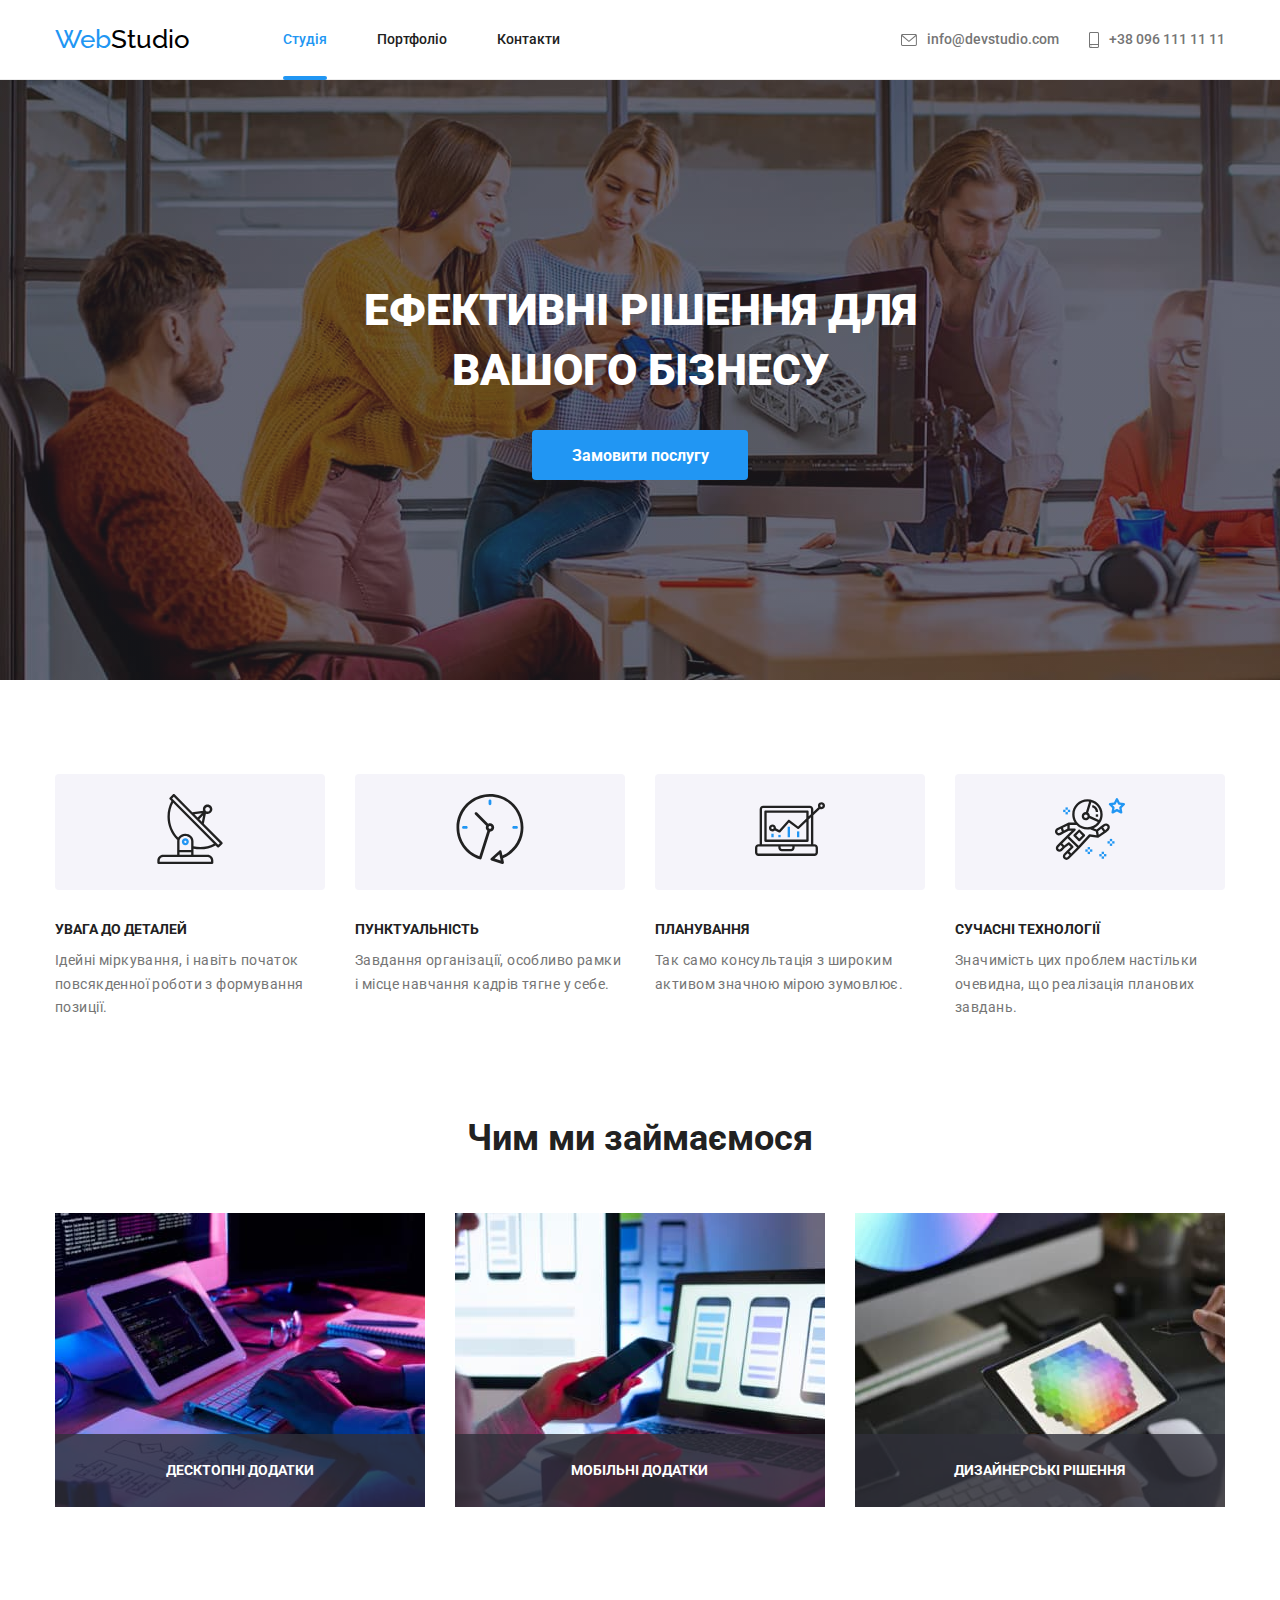
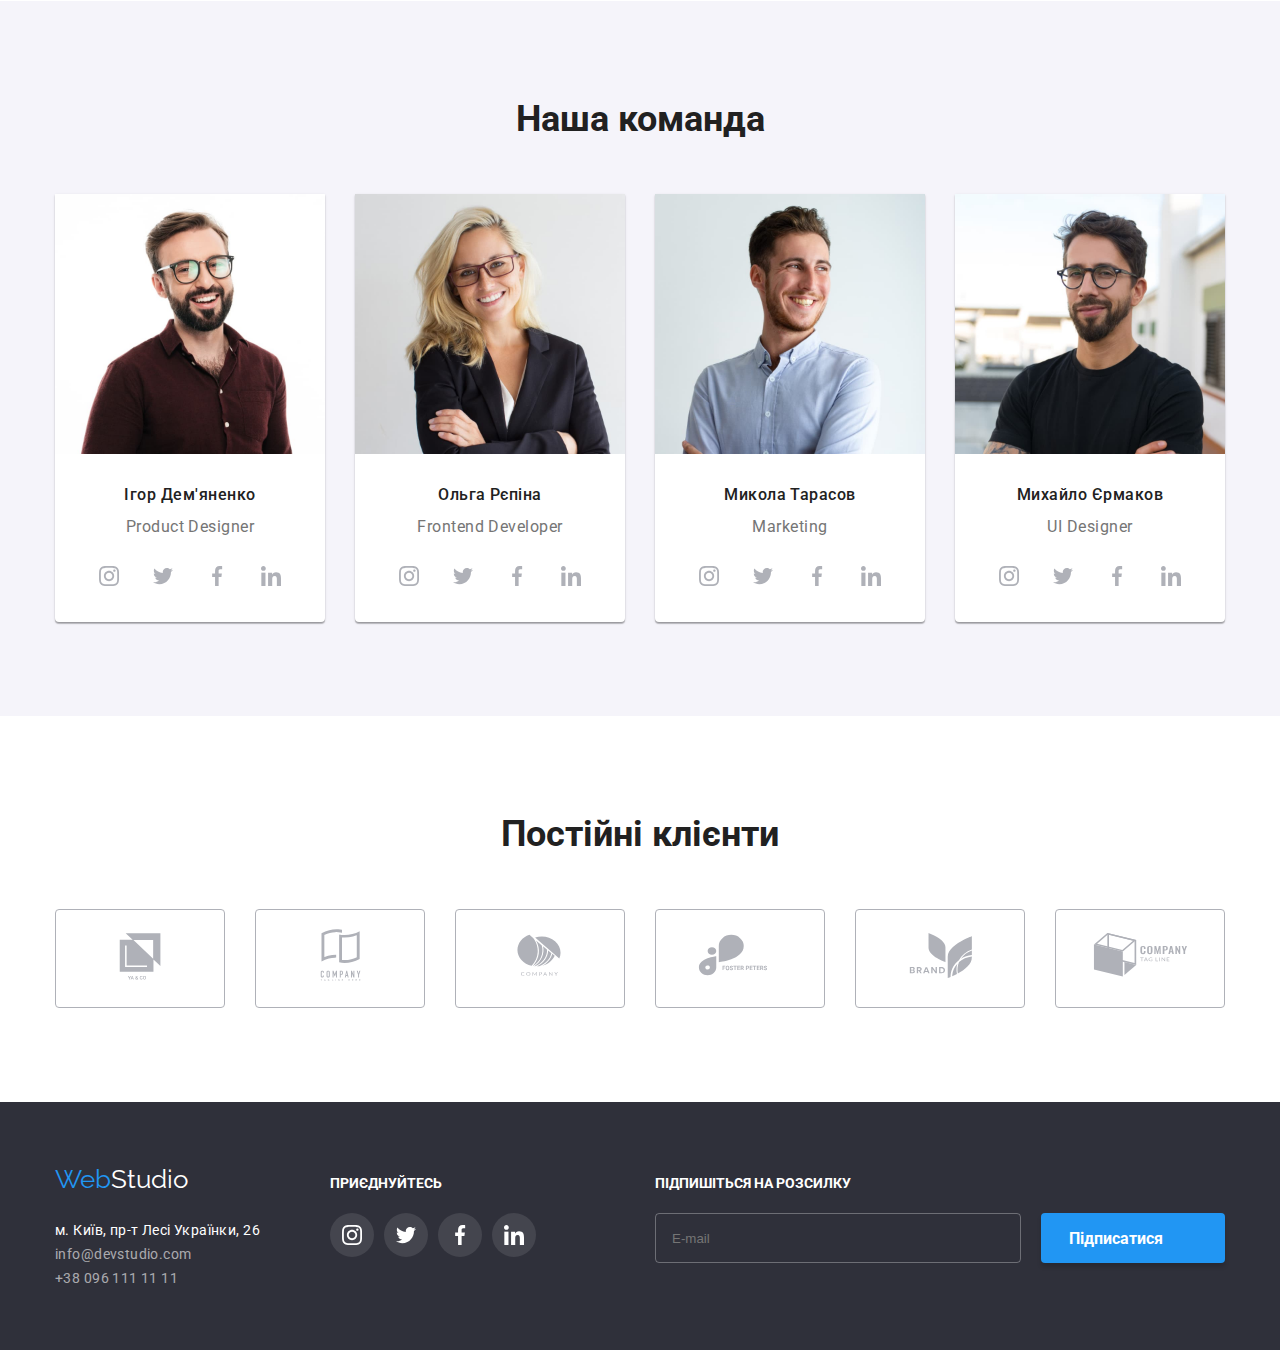
<file: index.html>
<!DOCTYPE html>
<html lang="uk">
<head>
    <meta charset="UTF-8">
    <meta http-equiv="X-UA-Compatible" content="IE=edge">
    <meta name="viewport" content="width=device-width, initial-scale=1.0">
    <title>WebStudio</title>

    <link rel="preconnect" href="https://fonts.googleapis.com">
    <link rel="preconnect" href="https://fonts.gstatic.com" crossorigin>
    <link href="https://fonts.googleapis.com/css2?family=Raleway:wght@700&family=Roboto:wght@400;500;700;900&display=swap" rel="stylesheet">

    <link rel="stylesheet" href="./css/main.min.css">
</head>
<body>
    <header class="page-header">
        <div class="page-header__container container">
            <nav class="navigation">
                <a href="index.html" class="logo link logo__header"><span>Web</span>Studio</a>
                <ul class="menu menu__list list">
                    <li class="menu__item active"><a href="./index.html" class="menu__link link">Студія</a></li>
                    <li class="menu__item"><a href="./portfolio.html" class="menu__link link">Портфоліо</a></li>
                    <li class="menu__item"><a href="" class="menu__link link">Контакти</a></li>
                </ul>
            </nav>

            <div class="mobile-menu js-menu-container">
                <div class="mobile-menu__container">
                    <button type="button" class="mobile-menu__close-btn js-close-menu">
                        <svg class="mobile-menu__close-icon" width="18px" height="18px">
                            <use href="./images/icons.svg#icon-close"></use>
                        </svg>
                    </button>
                    <ul class="mobile-menu__list list">
                        <li class="mobile-menu__list-item active"><a href="./index.html" class="mobile-menu__link link">Студія</a></li>
                        <li class="mobile-menu__list-item"><a href="./portfolio.html" class="mobile-menu__link link">Портфоліо</a></li>
                        <li class="mobile-menu__list-item"><a href="" class="mobile-menu__link link">Контакти</a></li>
                    </ul>
                    <div class="mobile-menu__contacts">
                        <a href="tel:+380961111111" class="mobile-menu__phone link">+38 096 111 11 11</a>
                        <a href="mailto:info@devstudio.com" class="mobile-menu__email link">info@devstudio.com</a>
                        <ul class="mobile-menu__social-list list">
                            <li class="mobile-menu__social-list-item"><a href="" class="mobile-menu__social-list-link link">Instagram</a></li>
                            <li class="mobile-menu__social-list-item"><a href="" class="mobile-menu__social-list-link link">Twitter</a></li>
                            <li class="mobile-menu__social-list-item"><a href="" class="mobile-menu__social-list-link link">Facebook</a></li>
                            <li class="mobile-menu__social-list-item"><a href="" class="mobile-menu__social-list-link link">LinkedIn</a></li>
                        </ul>
                    </div>
                </div>
            </div>
            <button type="button" class="open-mobile-menu-btn js-open-menu">
                <svg class="open-mobile-menu-btn__icon">
                    <use href="./images/icons.svg#icon-burger"></use>
                </svg>
            </button>

            <div class="header-contacts">
                <div>
                    <a class="email-header link contacts-header-link" href="mailto:info@devstudio.com">
                        <svg aria-label="Електронна пошта" width="16px" height="12px" class="contacts-img-header">
                            <use href="./images/icons.svg#icon-envelope"></use>
                        </svg>   
                        <p>info@devstudio.com</p>
                    </a>
                </div>
                <div>
                    <a class="phone-header link contacts-header-link" href="tel:+380961111111">
                        <svg aria-label="Телефон" width="10px" height="16px" class="contacts-img-header">
                            <use href="./images/icons.svg#icon-smartphone"></use>
                        </svg> 
                        <p>+38 096 111 11 11</p>
                    </a>                    
                </div>
            </div>
        </div>
    </header>

    <main>
        <section class="hero">
            <h1 class="hero__title">Ефективні рішення для<br> вашого бізнесу</h1>
            <button type="button" class="btn btn-order" data-modal-open>Замовити послугу</button>
        </section>
        
        <section class="advantages">
            <div class="container">
                <ul class="list advantages__list">
                    <li class="list-item">
                        <div class="advantages__box">
                            <svg aria-label="Увага до деталей" class="advantages__img">
                                <use href="./images/icons.svg#icon-antenna"></use>
                            </svg>
                        </div>
                        <p class="advantages__title">УВАГА ДО ДЕТАЛЕЙ</p>
                        <p class="advantages__description">Ідейні міркування, і навіть початок повсякденної роботи з формування позиції.</p>
                    </li>
                    <li class="list-item">
                        <div class="advantages__box">
                            <svg aria-label="Пунктуальність" class="advantages__img">
                                <use href="./images/icons.svg#icon-clock"></use>
                            </svg>
                        </div>
                        <p class="advantages__title">ПУНКТУАЛЬНІСТЬ</p>
                        <p class="advantages__description">Завдання організації, особливо рамки і місце навчання кадрів тягне у себе.</p>
                    </li>
                    <li class="list-item">
                        <div class="advantages__box">
                            <svg aria-label="Планування" class="advantages__img">
                                <use href="./images/icons.svg#icon-diagram"></use>
                            </svg>
                        </div>
                        <p class="advantages__title">ПЛАНУВАННЯ</p>
                        <p class="advantages__description">Так само консультація з широким активом значною мірою зумовлює.</p>
                    </li>
                    <li class="list-item">
                        <div class="advantages__box">
                            <svg aria-label="Сучасні технології" class="advantages__img">
                                <use href="./images/icons.svg#icon-astronaut"></use>
                            </svg>
                        </div>
                        <p class="advantages__title">СУЧАСНІ ТЕХНОЛОГІЇ</p>
                        <p class="advantages__description">Значимість цих проблем настільки очевидна, що реалізація планових завдань.</p>
                    </li>
                </ul>
            </div>
        </section>
    
        <section class="what-we-doing">
            <div class="container">
                <h2 class="title">Чим ми займаємося</h2>
                <ul class="what-we-doing__list list">
                    <li class="what-we-doing__list-item">
                        <img class="what-we-doing__img"
                            srcset="./images/desktop/what-we-do-1.jpg 1x, ./images/desktop/what-we-do-1@2x.jpg 2x"
                            src="./images/desktop/what-we-do-1.jpg" alt="Чим ми займаємося?">
                        <p class="what-we-doing__description">Десктопні додатки</p>
                    </li>
                    <li class="what-we-doing__list-item">
                        <img class="what-we-doing__img"
                        srcset="./images/desktop/what-we-do-2.jpg 1x, ./images/desktop/what-we-do-2@2x.jpg 2x"
                        src="./images/desktop/what-we-do-2.jpg" alt="Як ми працюємо?">
                        <p class="what-we-doing__description">Мобільні додатки</p>
                    </li>
                    <li class="what-we-doing__list-item">
                        <img class="what-we-doing__img"
                        srcset="./images/desktop/what-we-do-3.jpg 1x, ./images/desktop/what-we-do-3@2x.jpg 2x"
                        src="./images/desktop/what-we-do-3.jpg" alt="Що ми робимо?">
                        <p class="what-we-doing__description">Дизайнерські рішення</p>
                    </li>
                </ul>
            </div>
        </section>
    
        <section class="our-team">
            <div class="container">
                <h2 class="title">Наша команда</h2>
                <ul class="list our-team__list">
                    <li class="list-item">
                        <picture>
                            <source srcset="./images/mobile/our-team-1-mobile.jpg 1x, ./images/mobile/our-team-1-mobile@2x.jpg 2x" media="(max-width: 767px)" type="image/jpeg" />
                            <source srcset="./images/desktop/our-team-1-desktop.jpg 1x, ./images/desktop/our-team-1-desktop@2x.jpg 2x" media="(min-width: 1200px)" type="image/jpeg" />
                            <source srcset="./images/tablet/our-team-1-tablet.jpg 1x, ./images/tablet/our-team-1-tablet@2x.jpg 2x" media="(min-width: 768px)" type="image/jpeg" />
                            <img class='employer-img' src="./images/mobile/our-team-1-mobile.jpg" alt="Ігор Дем'яненко Product Designer" />
                        </picture>
                        <div class="employer">
                            <p class="employer__name">Ігор Дем'яненко</p>
                            <p class="employer__description">Product Designer</p>
                            <ul class="social-list list">
                                <li class="social-list__item link">
                                    <svg lang='en' aria-label="instagram" class="social-list__icon">
                                        <use href="./images/icons.svg#icon-instagram-2"></use>
                                    </svg>
                                </li>
                                <li class="social-list__item link">
                                    <svg lang='en' aria-label="twitter" class="social-list__icon">
                                        <use href="./images/icons.svg#icon-twitter-1"></use>
                                    </svg>
                                </li>
                                <li class="social-list__item link">
                                    <svg lang='en' aria-label="facebook" class="social-list__icon">
                                        <use href="./images/icons.svg#icon-facebook-1"></use>
                                    </svg>
                                </li>
                                <li class="social-list__item link">
                                    <svg lang='en' aria-label="linkedin" class="social-list__icon">
                                        <use href="./images/icons.svg#icon-linkedin-1"></use>
                                    </svg>
                                </li>
                            </ul>
                        </div>
                    </li>
                    <li class="list-item">
                        <picture>
                            <source srcset="./images/mobile/our-team-2-mobile.jpg 1x, ./images/mobile/our-team-2-mobile@2x.jpg 2x" media="(max-width: 767px)" type="image/jpeg" />
                            <source srcset="./images/desktop/our-team-2-desktop.jpg 1x, ./images/desktop/our-team-2-desktop@2x.jpg 2x" media="(min-width: 1200px)" type="image/jpeg" />
                            <source srcset="./images/tablet/our-team-2-tablet.jpg 1x, ./images/tablet/our-team-2-tablet@2x.jpg 2x" media="(min-width: 768px)" type="image/jpeg" />
                            <img class='employer-img' src="./images/mobile/our-team-2-mobile.jpg" alt="Ольга Рєпіна Frontend Developer" />
                        </picture>
                        <div class="employer">
                            <p class="employer__name">Ольга Рєпіна</p>
                            <p class="employer__description">Frontend Developer</p>
                            <ul class="social-list list">
                                <li class="social-list__item link">
                                    <svg lang='en' aria-label="instagram" class="social-list__icon">
                                        <use href="./images/icons.svg#icon-instagram-2"></use>
                                    </svg>
                                </li>
                                <li class="social-list__item link">
                                    <svg lang='en' aria-label="twitter" class="social-list__icon">
                                        <use href="./images/icons.svg#icon-twitter-1"></use>
                                    </svg>
                                </li>
                                <li class="social-list__item link">
                                    <svg lang='en' aria-label="facebook" class="social-list__icon">
                                        <use href="./images/icons.svg#icon-facebook-1"></use>
                                    </svg>
                                </li>
                                <li class="social-list__item link">
                                    <svg lang='en' aria-label="linkedin" class="social-list__icon">
                                        <use href="./images/icons.svg#icon-linkedin-1"></use>
                                    </svg>
                                </li>
                            </ul>
                        </div>
                    </li>
                    <li class="list-item">
                        <picture>
                            <source srcset="./images/mobile/our-team-3-mobile.jpg 1x, ./images/mobile/our-team-3-mobile@2x.jpg 2x" media="(max-width: 767px)" type="image/jpeg" />
                            <source srcset="./images/desktop/our-team-3-desktop.jpg 1x, ./images/desktop/our-team-3-desktop@2x.jpg 2x" media="(min-width: 1200px)" type="image/jpeg" />
                            <source srcset="./images/tablet/our-team-3-tablet.jpg 1x, ./images/tablet/our-team-3-tablet@2x.jpg 2x" media="(min-width: 768px)" type="image/jpeg" />
                            <img class='employer-img' src="./images/mobile/our-team-3-mobile.jpg" alt="Микола Тарасов Marketing" />
                        </picture>
                        <div class="employer">
                            <p class="employer__name">Микола Тарасов</p>
                            <p class="employer__description">Marketing</p>
                            <ul class="social-list list">
                                <li class="social-list__item link">
                                    <svg lang='en' aria-label="instagram" class="social-list__icon">
                                        <use href="./images/icons.svg#icon-instagram-2"></use>
                                    </svg>
                                </li>
                                <li class="social-list__item link">
                                    <svg lang='en' aria-label="twitter" class="social-list__icon">
                                        <use href="./images/icons.svg#icon-twitter-1"></use>
                                    </svg>
                                </li>
                                <li class="social-list__item link">
                                    <svg lang='en' aria-label="facebook" class="social-list__icon">
                                        <use href="./images/icons.svg#icon-facebook-1"></use>
                                    </svg>
                                </li>
                                <li class="social-list__item link">
                                    <svg lang='en' aria-label="linkedin" class="social-list__icon">
                                        <use href="./images/icons.svg#icon-linkedin-1"></use>
                                    </svg>
                                </li>
                            </ul>
                        </div>
                    </li>
                    <li class="list-item">
                        <picture>
                            <source srcset="./images/mobile/our-team-4-mobile.jpg 1x, ./images/mobile/our-team-4-mobile@2x.jpg 2x" media="(max-width: 767px)" type="image/jpeg" />
                            <source srcset="./images/desktop/our-team-4-desktop.jpg 1x, ./images/desktop/our-team-4-desktop@2x.jpg 2x" media="(min-width: 1200px)" type="image/jpeg" />
                            <source srcset="./images/tablet/our-team-4-tablet.jpg 1x, ./images/tablet/our-team-4-tablet@2x.jpg 2x" media="(min-width: 768px)" type="image/jpeg" />
                            <img class='employer-img' src="./images/mobile/our-team-4-mobile.jpg" alt="Михайло Єрмаков UI Designer" />
                        </picture>
                        <div class="employer">
                            <p class="employer__name">Михайло Єрмаков</p>
                            <p class="employer__description">UI Designer</p>
                            <ul class="social-list list">
                                <li class="social-list__item link">
                                    <svg lang='en' aria-label="instagram" class="social-list__icon">
                                        <use href="./images/icons.svg#icon-instagram-2"></use>
                                    </svg>
                                </li>
                                <li class="social-list__item link">
                                    <svg lang='en' aria-label="twitter" class="social-list__icon">
                                        <use href="./images/icons.svg#icon-twitter-1"></use>
                                    </svg>
                                </li>
                                <li class="social-list__item link">
                                    <svg lang='en' aria-label="facebook" class="social-list__icon">
                                        <use href="./images/icons.svg#icon-facebook-1"></use>
                                    </svg>
                                </li>
                                <li class="social-list__item link">
                                    <svg lang='en' aria-label="linkedin" class="social-list__icon">
                                        <use href="./images/icons.svg#icon-linkedin-1"></use>
                                    </svg>
                                </li>
                            </ul>
                        </div>
                    </li>
                </ul>
            </div>
        </section>
    
        <section class="clients">
            <div class="container">
                <h2 class="title">Постійні клієнти</h2>
                <ul class="clients__list list">
                    <li class="clients__list-item link">
                        <a href="" class="link">
                            <svg class="client-icon">
                                <use href="./images/icons.svg#icon-Client-1"></use>
                            </svg>
                        </a>
                    </li>
                    <li class="clients__list-item link">
                        <a href="#" class="link">
                            <svg class="client-icon">
                                <use href="./images/icons.svg#icon-Client-2"></use>
                            </svg>
                        </a>
                    </li>
                    <li class="clients__list-item link">
                        <a href="#" class="link">
                            <svg class="client-icon">
                                <use href="./images/icons.svg#icon-Client-3"></use>
                            </svg>
                        </a>
                    </li>
                    <li class="clients__list-item link">
                        <a href="#" class="link">
                            <svg class="client-icon">
                                <use href="./images/icons.svg#icon-Client-4"></use>
                            </svg>
                        </a>
                    </li>
                    <li class="clients__list-item link">
                        <a href="#" class="link">
                            <svg class="client-icon">
                                <use href="./images/icons.svg#icon-Client-5"></use>
                            </svg>
                        </a>
                    </li>
                    <li class="clients__list-item link">
                        <a href="#" class="link">
                            <svg class="client-icon">
                                <use href="./images/icons.svg#icon-Client-6"></use>
                            </svg>
                        </a>
                    </li>
                </ul>
            </div>
        </section>
    </main>

    <footer class="page-footer">
        <div class="page-footer__container container">
            <div class="page-footer__address-and-join">
                <div class="page-footer__logo-and-address">
                    <a href="index.html" class="logo logo__footer link"><span>Web</span>Studio</a>
                    <address>
                        <a class="page-footer__location link" href="https://goo.gl/maps/9Kb8LhqhDLUC4mhZ8" target="_blank">м. Київ, пр-т Лесі Українки, 26</a><br>
                        <a class='page-footer__email link' href="mailto:info@devstudio.com">info@devstudio.com</a><br>
                        <a class='page-footer__phone link' href="tel:+380961111111">+38 096 111 11 11</a>
                    </address>
                </div>
                <div class="join">
                    <p class="join__p">приєднуйтесь</p>
                    <ul class="social-list-footer list">
                        <li class="social-list-footer__item link">
                            <svg lang='en' aria-label="instagram" class="social-list__icon">
                                <use href="./images/icons.svg#icon-instagram-2"></use>
                            </svg>
                        </li>
                        <li class="social-list-footer__item link">
                            <svg lang='en' aria-label="twitter" class="social-list__icon">
                                <use href="./images/icons.svg#icon-twitter-1"></use>
                            </svg>
                        </li>
                        <li class="social-list-footer__item link">
                            <svg lang='en' aria-label="facebook" class="social-list__icon">
                                <use href="./images/icons.svg#icon-facebook-1"></use>
                            </svg>
                        </li>
                        <li class="social-list-footer__item link">
                            <svg lang='en' aria-label="linkedin" class="social-list__icon">
                                <use href="./images/icons.svg#icon-linkedin-1"></use>
                            </svg>
                        </li>
                    </ul>
                </div>
            </div>
            <div class="subscribe">
                <p class="subscribe__p">Підпишіться на розсилку</p>
                <form class="subscribe__form">
                    <input type="email" name="subscribe-email" class="subscribe__email-input" placeholder="E-mail" required>
                    <button type="submit" class="subscribe__btn btn">
                        Підписатися
                        <svg class="subscribe__icon" width="24px" height="24px">
                            <use href="./images/icons.svg#icon-send"></use>
                        </svg>
                    </button>
                </form>
            </div>
        </div>
    </footer>

    <div class="backdrop is-hidden" data-modal>
        <div class="modal">
            <button type="button" class="modal-close-btn" data-modal-close>
                <svg class="modal-close-icon" width="18px" height="18px">
                    <use href="./images/icons.svg#icon-close"></use>
                </svg>
            </button>
            <form class="modal-form">
                <p class="modal-form__title">Залиште свої дані, ми вам передзвонимо</p>
                <label class="modal-form__field">
                    <span class="modal-form__field-description">Ім'я</span>
                    <span class="modal-form__input-wrapper">
                        <input type="text" class="modal-form__input" name="user-name" required>
                        <svg lang='en' aria-label="name input icon" class="modal-form__icon" width="18px" height="18px">
                            <use href="./images/icons.svg#icon-person-modal"></use>
                        </svg>
                    </span>
                </label>
                <label class="modal-form__field">
                    <span class="modal-form__field-description">Телефон</span>
                    <span class="modal-form__input-wrapper">
                        <input type="tel" class="modal-form__input" name="user-tel" required>
                        <svg lang='en' aria-label="name input icon" class="modal-form__icon" width="18px" height="18px">
                            <use href="./images/icons.svg#icon-phone-modal"></use>
                        </svg>
                    </span>
                </label>
                <label class="modal-form__field">
                    <span class="modal-form__field-description">Пошта</span>
                    <span class="modal-form__input-wrapper">
                        <input type="email" class="modal-form__input" name="user-email" required>
                        <svg lang='en' aria-label="name input icon" class="modal-form__icon" width="18px" height="18px">
                            <use href="./images/icons.svg#icon-email-modal"></use>
                        </svg>
                    </span>
                </label>
                <label class="modal-form__field">
                    <span class="modal-form__field-description">Коментар</span>
                    <textarea name="user-message" class="modal-form__message"></textarea>
                </label>
                <label class="modal-form__field-check">
                    <input type="checkbox" class="modal-form__checkbox" required title="Необхідно погодитись з умовами договору">
                    <svg class="modal-form__icon-check" width="16px" height="15px">
                        <use href="./images/icons.svg#icon-check"></use>
                    </svg>
                    Погоджуюся з розсилкою та приймаю&nbsp;<a href="">Умови договору</a>
                </label>
                <button type="submit" class="modal-form-button btn">Відправити</button>
            </form>
        </div>
    </div>

    <script src="./js/mobile-menu.js"></script>
    <script src="./js/modal.js"></script>
</body>
</html>
</file>
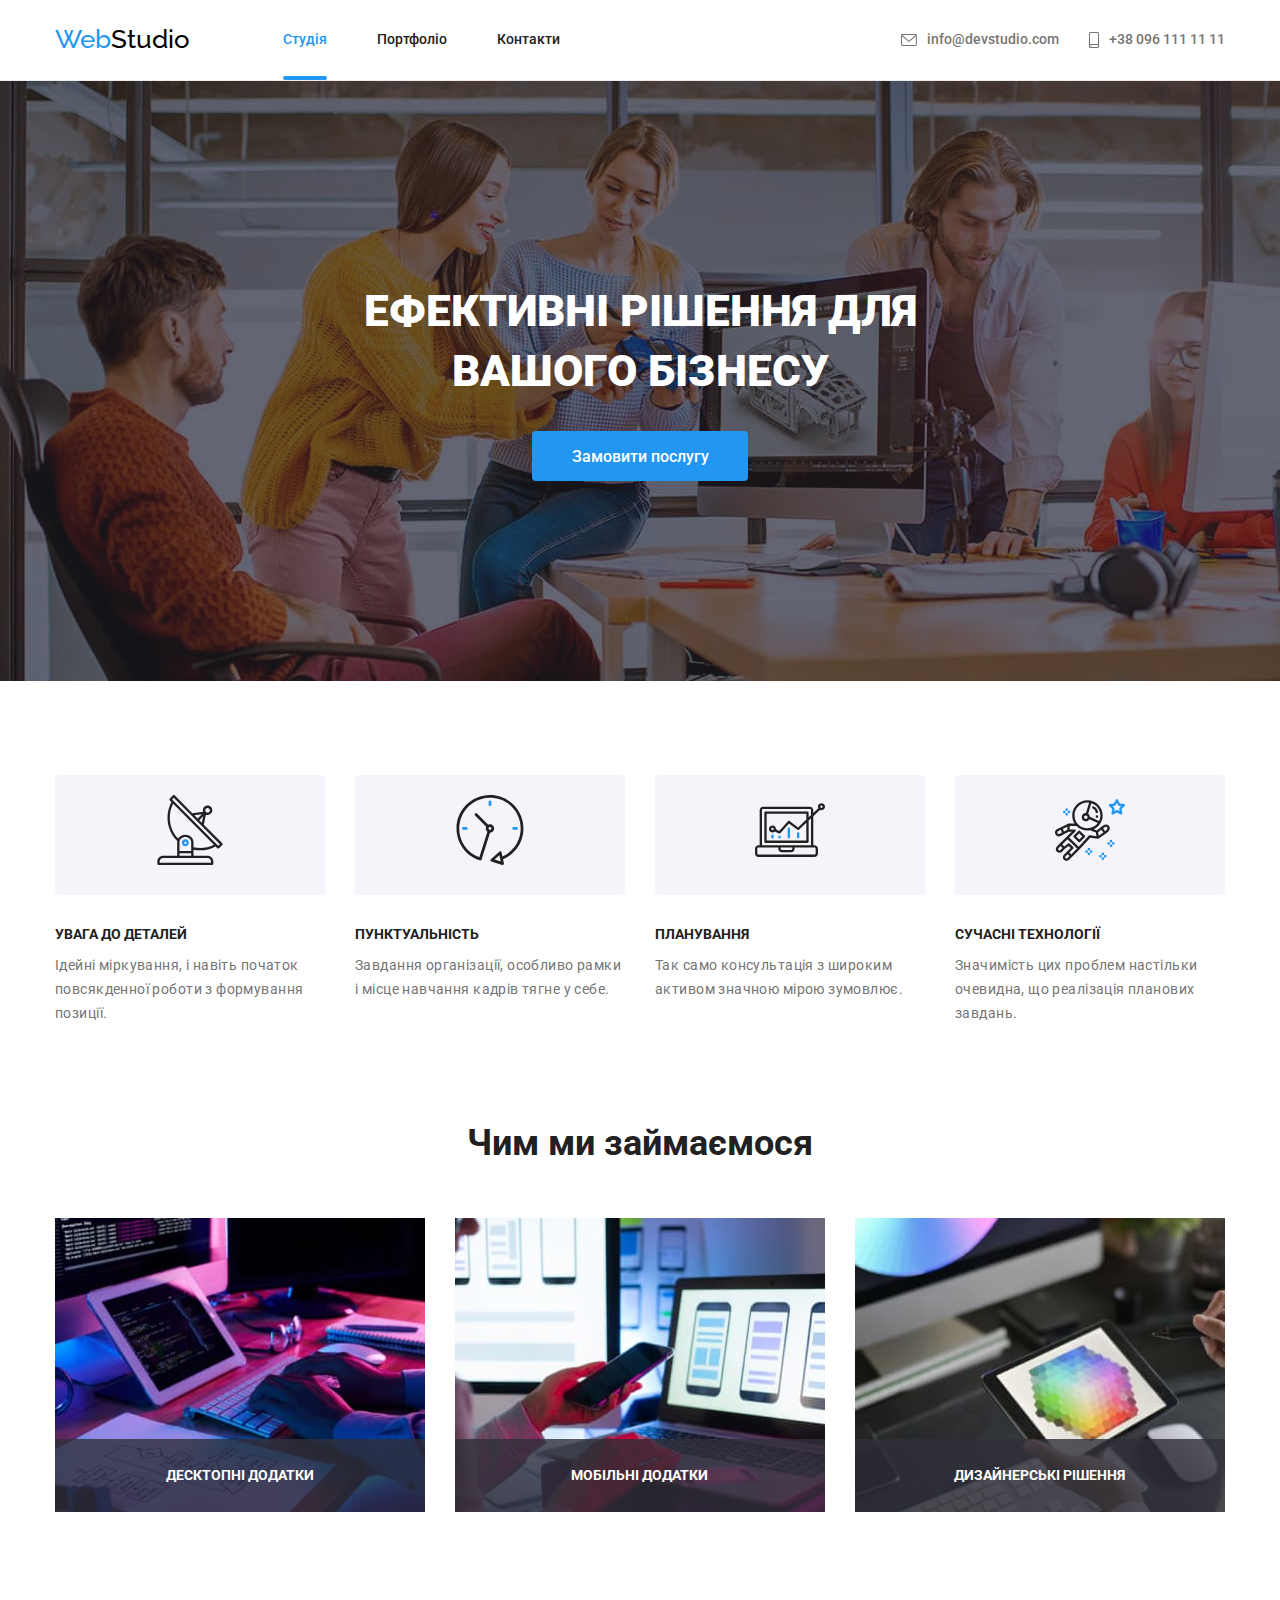
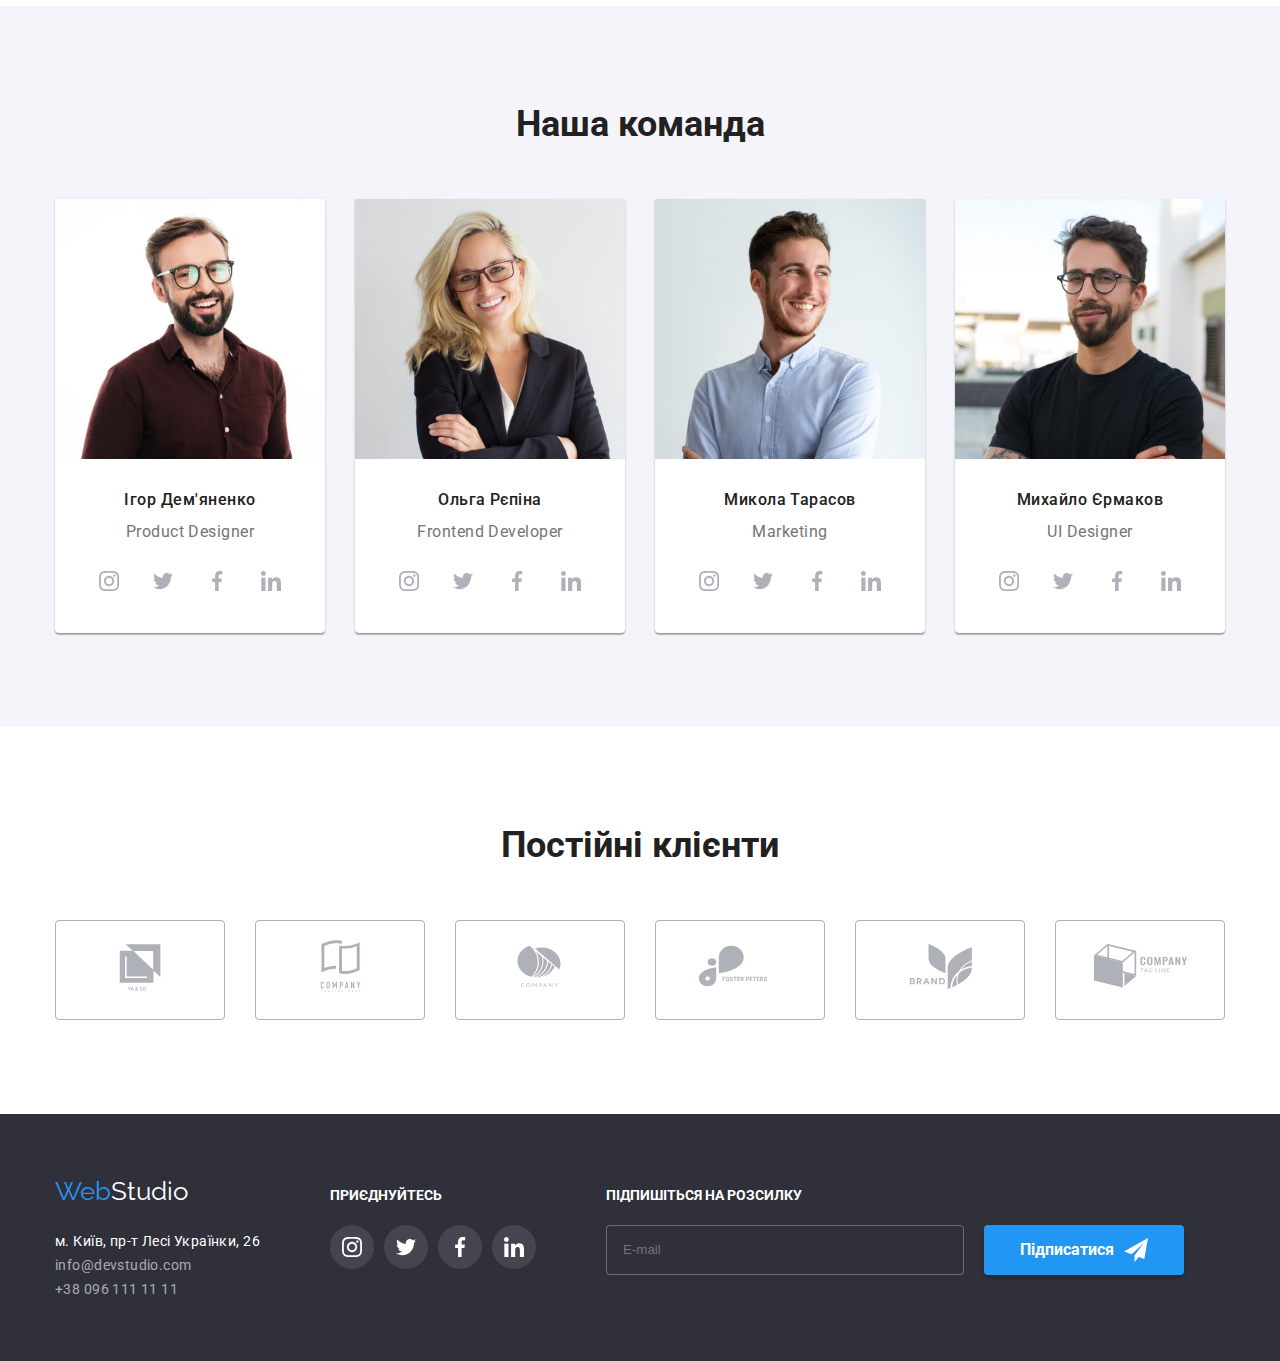
<file: css/index.html>
<!DOCTYPE html>
<html lang="uk">
<head>
    <meta charset="UTF-8">
    <meta http-equiv="X-UA-Compatible" content="IE=edge">
    <meta name="viewport" content="width=device-width, initial-scale=1.0">
    <title>WebStudio</title>

    <link rel="preconnect" href="https://fonts.googleapis.com">
    <link rel="preconnect" href="https://fonts.gstatic.com" crossorigin>
    <link href="https://fonts.googleapis.com/css2?family=Raleway:wght@700&family=Roboto:wght@400;500;700;900&display=swap" rel="stylesheet">

    <link rel="stylesheet" href="./css/main.min.css">
</head>
<body>
    <header class="page-header">
        <div class="page-header__container container">
            <nav class="menu">
                <a href="index.html" class="logo link logo__header"><span>Web</span>Studio</a>
                <ul class="menu__list list">
                    <li class="menu__item active"><a href="./index.html" class="menu__link link">Студія</a></li>
                    <li class="menu__item"><a href="./portfolio.html" class="menu__link link">Портфоліо</a></li>
                    <li class="menu__item"><a href="" class="menu__link link">Контакти</a></li>
                </ul>
            </nav>

            <div class="header-contacts">
                <div>
                    <a class="email-header link contacts-header-link" href="mailto:info@devstudio.com">
                        <svg aria-label="Електронна пошта" width="16px" height="12px" class="contacts-img-header">
                            <use href="./images/icons.svg#icon-envelope"></use>
                        </svg>   
                        <p>info@devstudio.com</p>
                    </a>
                </div>
                <div>
                    <a class="phone-header link contacts-header-link" href="tel:+380961111111">
                        <svg aria-label="Телефон" width="10px" height="16px" class="contacts-img-header">
                            <use href="./images/icons.svg#icon-smartphone"></use>
                        </svg> 
                        <p>+38 096 111 11 11</p>
                    </a>                    
                </div>
            </div>
        </div>
    </header>

    <main>
        <section class="hero">
            <h1 class="hero__title">Ефективні рішення для<br> вашого бізнесу</h1>
            <button type="button" class="btn btn-order" data-modal-open>Замовити послугу</button>
        </section>
        
        <section class="advantages">
            <div class="container">
                <ul class="list advantages__list">
                    <li class="list-item">
                        <div class="advantages__box">
                            <svg aria-label="Увага до деталей" class="advantages__img">
                                <use href="./images/icons.svg#icon-antenna"></use>
                            </svg>
                        </div>
                        <p class="advantages__title">УВАГА ДО ДЕТАЛЕЙ</p>
                        <p class="advantages__description">Ідейні міркування, і навіть початок повсякденної роботи з формування позиції.</p>
                    </li>
                    <li class="list-item">
                        <div class="advantages__box">
                            <svg aria-label="Пунктуальність" class="advantages__img">
                                <use href="./images/icons.svg#icon-clock"></use>
                            </svg>
                        </div>
                        <p class="advantages__title">ПУНКТУАЛЬНІСТЬ</p>
                        <p class="advantages__description">Завдання організації, особливо рамки і місце навчання кадрів тягне у себе.</p>
                    </li>
                    <li class="list-item">
                        <div class="advantages__box">
                            <svg aria-label="Планування" class="advantages__img">
                                <use href="./images/icons.svg#icon-diagram"></use>
                            </svg>
                        </div>
                        <p class="advantages__title">ПЛАНУВАННЯ</p>
                        <p class="advantages__description">Так само консультація з широким активом значною мірою зумовлює.</p>
                    </li>
                    <li class="list-item">
                        <div class="advantages__box">
                            <svg aria-label="Сучасні технології" class="advantages__img">
                                <use href="./images/icons.svg#icon-astronaut"></use>
                            </svg>
                        </div>
                        <p class="advantages__title">СУЧАСНІ ТЕХНОЛОГІЇ</p>
                        <p class="advantages__description">Значимість цих проблем настільки очевидна, що реалізація планових завдань.</p>
                    </li>
                </ul>
            </div>
        </section>
    
        <section class="what-we-doing">
            <div class="container">
                <h2 class="title">Чим ми займаємося</h2>
                <ul class="what-we-doing__list list">
                    <li class="what-we-doing__list-item">
                        <img class="what-we-doing__img" src="./images/what-we-do-1.jpg" alt="Чим ми займаємося?">
                        <p class="what-we-doing__description">Десктопні додатки</p>
                    </li>
                    <li class="what-we-doing__list-item">
                        <img class="what-we-doing__img" src="./images/what-we-do-2.jpg" alt="Як ми працюємо?">
                        <p class="what-we-doing__description">Мобільні додатки</p>
                    </li>
                    <li class="what-we-doing__list-item">
                        <img class="what-we-doing__img" src="./images/what-we-do-3.jpg" alt="Що ми робимо?">
                        <p class="what-we-doing__description">Дизайнерські рішення</p>
                    </li>
                </ul>
            </div>
        </section>
    
        <section class="our-team">
            <div class="container">
                <h2 class="title">Наша команда</h2>
                <ul class="list our-team__list">
                    <li class="list-item">
                        <img src="./images/our-team-1.jpg" alt="Ігор Дем'яненко Product Designer" width="100%" height="260">
                        <div class="employer">
                            <p class="employer__name">Ігор Дем'яненко</p>
                            <p class="employer__description">Product Designer</p>
                            <ul class="social-list list">
                                <li class="social-list__item link">
                                    <svg lang='en' aria-label="instagram" class="social-list__icon">
                                        <use href="./images/icons.svg#icon-instagram-2"></use>
                                    </svg>
                                </li>
                                <li class="social-list__item link">
                                    <svg lang='en' aria-label="twitter" class="social-list__icon">
                                        <use href="./images/icons.svg#icon-twitter-1"></use>
                                    </svg>
                                </li>
                                <li class="social-list__item link">
                                    <svg lang='en' aria-label="facebook" class="social-list__icon">
                                        <use href="./images/icons.svg#icon-facebook-1"></use>
                                    </svg>
                                </li>
                                <li class="social-list__item link">
                                    <svg lang='en' aria-label="linkedin" class="social-list__icon">
                                        <use href="./images/icons.svg#icon-linkedin-1"></use>
                                    </svg>
                                </li>
                            </ul>
                        </div>
                    </li>
                    <li class="list-item">
                        <img src="./images/our-team-2.jpg" alt="Ольга Рєпіна Frontend Developer" width="100%" height="260">
                        <div class="employer">
                            <p class="employer__name">Ольга Рєпіна</p>
                            <p class="employer__description">Frontend Developer</p>
                            <ul class="social-list list">
                                <li class="social-list__item link">
                                    <svg lang='en' aria-label="instagram" class="social-list__icon">
                                        <use href="./images/icons.svg#icon-instagram-2"></use>
                                    </svg>
                                </li>
                                <li class="social-list__item link">
                                    <svg lang='en' aria-label="twitter" class="social-list__icon">
                                        <use href="./images/icons.svg#icon-twitter-1"></use>
                                    </svg>
                                </li>
                                <li class="social-list__item link">
                                    <svg lang='en' aria-label="facebook" class="social-list__icon">
                                        <use href="./images/icons.svg#icon-facebook-1"></use>
                                    </svg>
                                </li>
                                <li class="social-list__item link">
                                    <svg lang='en' aria-label="linkedin" class="social-list__icon">
                                        <use href="./images/icons.svg#icon-linkedin-1"></use>
                                    </svg>
                                </li>
                            </ul>
                        </div>
                    </li>
                    <li class="list-item">
                        <img src="./images/our-team-3.jpg" alt="Микола Тарасов Marketing" width="100%" height="260">
                        <div class="employer">
                            <p class="employer__name">Микола Тарасов</p>
                            <p class="employer__description">Marketing</p>
                            <ul class="social-list list">
                                <li class="social-list__item link">
                                    <svg lang='en' aria-label="instagram" class="social-list__icon">
                                        <use href="./images/icons.svg#icon-instagram-2"></use>
                                    </svg>
                                </li>
                                <li class="social-list__item link">
                                    <svg lang='en' aria-label="twitter" class="social-list__icon">
                                        <use href="./images/icons.svg#icon-twitter-1"></use>
                                    </svg>
                                </li>
                                <li class="social-list__item link">
                                    <svg lang='en' aria-label="facebook" class="social-list__icon">
                                        <use href="./images/icons.svg#icon-facebook-1"></use>
                                    </svg>
                                </li>
                                <li class="social-list__item link">
                                    <svg lang='en' aria-label="linkedin" class="social-list__icon">
                                        <use href="./images/icons.svg#icon-linkedin-1"></use>
                                    </svg>
                                </li>
                            </ul>
                        </div>
                    </li>
                    <li class="list-item">
                        <img src="./images/our-team-4.jpg" alt="Михайло Єрмаков UI Designer" width="100%" height="260">
                        <div class="employer">
                            <p class="employer__name">Михайло Єрмаков</p>
                            <p class="employer__description">UI Designer</p>
                            <ul class="social-list list">
                                <li class="social-list__item link">
                                    <svg lang='en' aria-label="instagram" class="social-list__icon">
                                        <use href="./images/icons.svg#icon-instagram-2"></use>
                                    </svg>
                                </li>
                                <li class="social-list__item link">
                                    <svg lang='en' aria-label="twitter" class="social-list__icon">
                                        <use href="./images/icons.svg#icon-twitter-1"></use>
                                    </svg>
                                </li>
                                <li class="social-list__item link">
                                    <svg lang='en' aria-label="facebook" class="social-list__icon">
                                        <use href="./images/icons.svg#icon-facebook-1"></use>
                                    </svg>
                                </li>
                                <li class="social-list__item link">
                                    <svg lang='en' aria-label="linkedin" class="social-list__icon">
                                        <use href="./images/icons.svg#icon-linkedin-1"></use>
                                    </svg>
                                </li>
                            </ul>
                        </div>
                    </li>
                </ul>
            </div>
        </section>
    
        <section class="clients">
            <div class="container">
                <h2 class="title">Постійні клієнти</h2>
                <ul class="clients__list list">
                    <li class="clients__list-item link">
                        <svg class="client-icon">
                            <use href="./images/icons.svg#icon-Client-1"></use>
                        </svg>
                    </li>
                    <li class="clients__list-item link">
                        <svg class="client-icon">
                            <use href="./images/icons.svg#icon-Client-2"></use>
                        </svg>
                    </li>
                    <li class="clients__list-item link">
                        <svg class="client-icon">
                            <use href="./images/icons.svg#icon-Client-3"></use>
                        </svg>
                    </li>
                    <li class="clients__list-item link">
                        <svg class="client-icon">
                            <use href="./images/icons.svg#icon-Client-4"></use>
                        </svg>
                    </li>
                    <li class="clients__list-item link">
                        <svg class="client-icon">
                            <use href="./images/icons.svg#icon-Client-5"></use>
                        </svg>
                    </li>
                    <li class="clients__list-item link">
                        <svg class="client-icon">
                            <use href="./images/icons.svg#icon-Client-6"></use>
                        </svg>
                    </li>
                </ul>
            </div>
        </section>
    </main>

    <footer class="page-footer">
        <div class="page-footer__container container">
            <div>
                <a href="index.html" class="logo logo__footer link"><span>Web</span>Studio</a>
                <address>
                    <a class="page-footer__location link" href="https://goo.gl/maps/9Kb8LhqhDLUC4mhZ8" target="_blank">м. Київ, пр-т Лесі Українки, 26</a><br>
                    <a class='page-footer__email link' href="mailto:info@devstudio.com">info@devstudio.com</a><br>
                    <a class='page-footer__phone link' href="tel:+380961111111">+38 096 111 11 11</a>
                </address>
            </div>
            <div class="join">
                <p class="join__p">приєднуйтесь</p>
                <ul class="social-list-footer list">
                    <li class="social-list-footer__item link">
                        <svg lang='en' aria-label="instagram" class="social-list__icon">
                            <use href="./images/icons.svg#icon-instagram-2"></use>
                        </svg>
                    </li>
                    <li class="social-list-footer__item link">
                        <svg lang='en' aria-label="twitter" class="social-list__icon">
                            <use href="./images/icons.svg#icon-twitter-1"></use>
                        </svg>
                    </li>
                    <li class="social-list-footer__item link">
                        <svg lang='en' aria-label="facebook" class="social-list__icon">
                            <use href="./images/icons.svg#icon-facebook-1"></use>
                        </svg>
                    </li>
                    <li class="social-list-footer__item link">
                        <svg lang='en' aria-label="linkedin" class="social-list__icon">
                            <use href="./images/icons.svg#icon-linkedin-1"></use>
                        </svg>
                    </li>
                </ul>
            </div>
            <div class="subscribe">
                <p class="subscribe__p">Підпишіться на розсилку</p>
                <form class="subscribe__form">
                    <input type="email" name="subscribe-email" class="subscribe__email-input" placeholder="E-mail" required>
                    <button type="submit" class="subscribe__btn btn">
                        Підписатися
                        <svg class="subscribe__icon" width="24px" height="24px">
                            <use href="./images/icons.svg#icon-send"></use>
                        </svg>
                    </button>
                </form>
            </div>
        </div>
    </footer>

    <div class="backdrop is-hidden" data-modal>
        <div class="modal">
            <button type="button" class="modal-close-btn" data-modal-close>
                <svg class="modal-close-icon" width="18px" height="18px">
                    <use href="./images/icons.svg#icon-close"></use>
                </svg>
            </button>
            <form class="modal-form">
                <p class="modal-form__title">Залиште свої дані, ми вам передзвонимо</p>
                <label class="modal-form__field">
                    <span class="modal-form__field-description">Ім'я</span>
                    <span class="modal-form__input-wrapper">
                        <input type="text" class="modal-form__input" name="user-name" required>
                        <svg lang='en' aria-label="name input icon" class="modal-form__icon" width="18px" height="18px">
                            <use href="./images/icons.svg#icon-person-modal"></use>
                        </svg>
                    </span>
                </label>
                <label class="modal-form__field">
                    <span class="modal-form__field-description">Телефон</span>
                    <span class="modal-form__input-wrapper">
                        <input type="tel" class="modal-form__input" name="user-tel" required>
                        <svg lang='en' aria-label="name input icon" class="modal-form__icon" width="18px" height="18px">
                            <use href="./images/icons.svg#icon-phone-modal"></use>
                        </svg>
                    </span>
                </label>
                <label class="modal-form__field">
                    <span class="modal-form__field-description">Пошта</span>
                    <span class="modal-form__input-wrapper">
                        <input type="email" class="modal-form__input" name="user-email" required>
                        <svg lang='en' aria-label="name input icon" class="modal-form__icon" width="18px" height="18px">
                            <use href="./images/icons.svg#icon-email-modal"></use>
                        </svg>
                    </span>
                </label>
                <label class="modal-form__field">
                    <span class="modal-form__field-description">Коментар</span>
                    <textarea name="user-message" class="modal-form__message"></textarea>
                </label>
                <label class="modal-form__field-check">
                    <input type="checkbox" class="modal-form__checkbox" required title="Необхідно погодитись з умовами договору">
                    <svg class="modal-form__icon-check" width="16px" height="15px">
                        <use href="./images/icons.svg#icon-check"></use>
                    </svg>
                    Погоджуюся з розсилкою та приймаю&nbsp;<a href="">Умови договору</a>
                </label>
                <button type="submit" class="modal-form-button btn">Відправити</button>
            </form>
        </div>
    </div>

    <script src="./js/modal.js"></script>
</body>
</html>
</file>
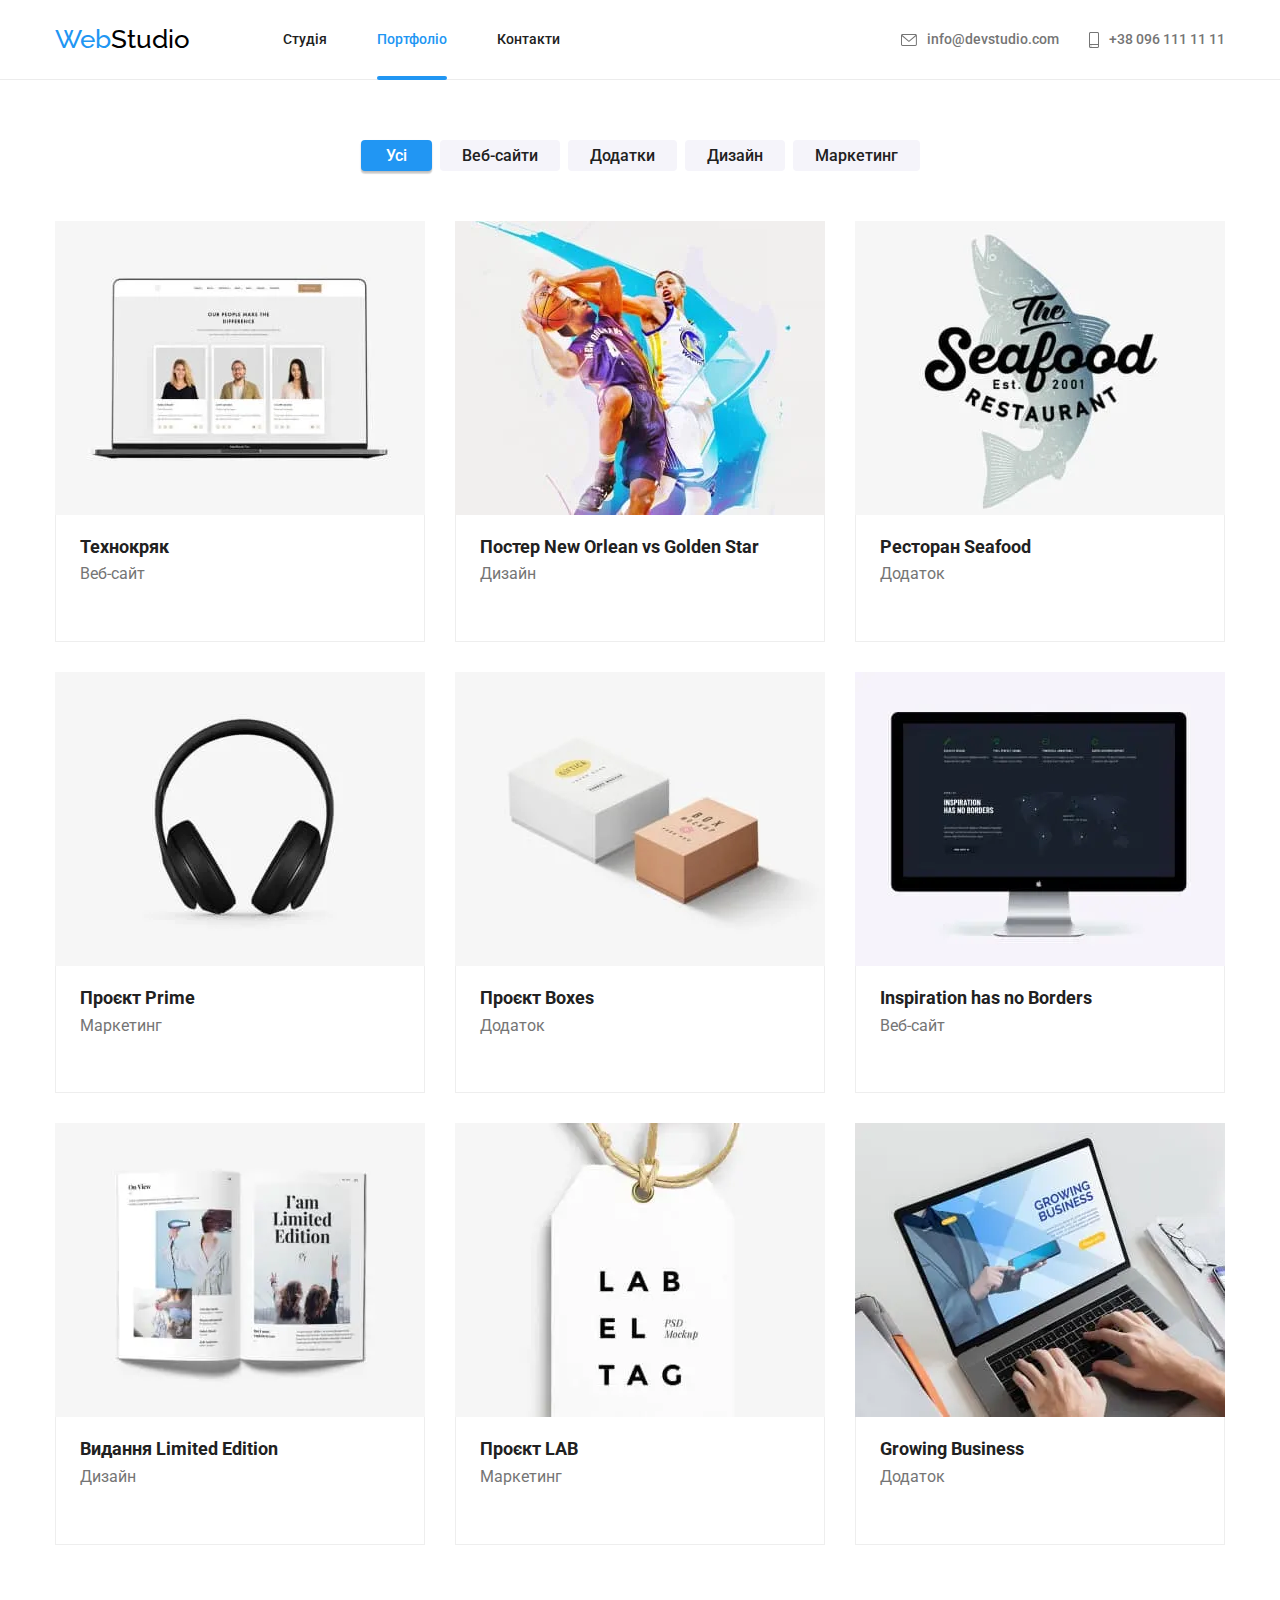
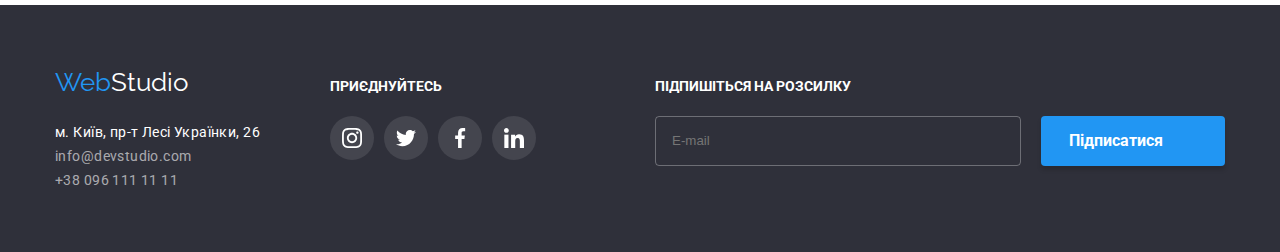
<file: portfolio.html>
<!DOCTYPE html>
<html lang="uk">
<head>
    <meta charset="UTF-8">
    <meta http-equiv="X-UA-Compatible" content="IE=edge">
    <meta name="viewport" content="width=device-width, initial-scale=1.0">
    <title>WebStudio</title>

    <link rel="preconnect" href="https://fonts.googleapis.com">
    <link rel="preconnect" href="https://fonts.gstatic.com" crossorigin>
    <link href="https://fonts.googleapis.com/css2?family=Raleway:wght@700&family=Roboto:wght@400;500;700;900&display=swap" rel="stylesheet">

    <link rel="stylesheet" href="./css/main.min.css">
</head>
<body>
    <header class="page-header">
        <div class="page-header__container container">
            <nav class="navigation">
                <a href="index.html" class="logo link logo__header"><span>Web</span>Studio</a>
                <ul class="menu menu__list list">
                    <li class="menu__item"><a href="./index.html" class="menu__link link">Студія</a></li>
                    <li class="menu__item active"><a href="./portfolio.html" class="menu__link link">Портфоліо</a></li>
                    <li class="menu__item"><a href="" class="menu__link link">Контакти</a></li>
                </ul>
            </nav>

            <div class="mobile-menu js-menu-container">
                <div class="mobile-menu__container">
                    <button type="button" class="mobile-menu__close-btn js-close-menu">
                        <svg class="mobile-menu__close-icon" width="18px" height="18px">
                            <use href="./images/icons.svg#icon-close"></use>
                        </svg>
                    </button>
                    <ul class="mobile-menu__list list">
                        <li class="mobile-menu__list-item"><a href="./index.html" class="mobile-menu__link link">Студія</a></li>
                        <li class="mobile-menu__list-item active"><a href="./portfolio.html" class="mobile-menu__link link">Портфоліо</a></li>
                        <li class="mobile-menu__list-item"><a href="" class="mobile-menu__link link">Контакти</a></li>
                    </ul>
                    <div class="mobile-menu__contacts">
                        <a href="tel:+380961111111" class="mobile-menu__phone link">+38 096 111 11 11</a>
                        <a href="mailto:info@devstudio.com" class="mobile-menu__email link">info@devstudio.com</a>
                        <ul class="mobile-menu__social-list list">
                            <li class="mobile-menu__social-list-item"><a href="" class="mobile-menu__social-list-link link">Instagram</a></li>
                            <li class="mobile-menu__social-list-item"><a href="" class="mobile-menu__social-list-link link">Twitter</a></li>
                            <li class="mobile-menu__social-list-item"><a href="" class="mobile-menu__social-list-link link">Facebook</a></li>
                            <li class="mobile-menu__social-list-item"><a href="" class="mobile-menu__social-list-link link">LinkedIn</a></li>
                        </ul>
                    </div>
                </div>
            </div>
            <button type="button" class="open-mobile-menu-btn js-open-menu">
                <svg class="open-mobile-menu-btn__icon">
                    <use href="./images/icons.svg#icon-burger"></use>
                </svg>
            </button>

            <div class="header-contacts">
                <div>
                    <a class="email-header link contacts-header-link" href="mailto:info@devstudio.com">
                        <svg aria-label="Електронна пошта" width="16px" height="12px" class="contacts-img-header">
                            <use href="./images/icons.svg#icon-envelope"></use>
                        </svg>   
                        <p>info@devstudio.com</p>
                    </a>
                </div>
                <div>
                    <a class="phone-header link contacts-header-link" href="tel:+380961111111">
                        <svg aria-label="Телефон" width="10px" height="16px" class="contacts-img-header">
                            <use href="./images/icons.svg#icon-smartphone"></use>
                        </svg> 
                        <p>+38 096 111 11 11</p>
                    </a>                    
                </div>
            </div>
        </div>
    </header>

    <main>
        <section class="portfolio-filter">
            <div class="container">
                <ul class="list portfolio-filter__list">
                    <li class="list-item"><button type="button" class="portfolio-filter__btn btn active">Усі</button></li>
                    <li class="list-item"><button type="button" class="portfolio-filter__btn btn">Веб-сайти</button></li>
                    <li class="list-item"><button type="button" class="portfolio-filter__btn btn">Додатки</button></li>
                    <li class="list-item"><button type="button" class="portfolio-filter__btn btn">Дизайн</button></li>
                    <li class="list-item"><button type="button" class="portfolio-filter__btn btn">Маркетинг</button></li>
                </ul>
    
                <ul class="list portfolio-works">
                    <li class="portfolio-works__list-item work">
                        <div class="work__img-wrapper">
                            <picture>
                                <source srcset="./images/portfolio/mobile/img-portfolio-1-mobile.webp 1x, ./images/portfolio/mobile/img-portfolio-1-mobile@2x.webp 2x" media="(max-width: 767px)" type="image/webp" />
                                <source srcset="./images/portfolio/mobile/img-portfolio-1-mobile.jpg 1x, ./images/portfolio/mobile/img-portfolio-1-mobile@2x.jpg 2x" media="(max-width: 767px)" type="image/jpeg" />

                                <source srcset="./images/portfolio/desktop/img-portfolio-1-desktop.webp 1x, ./images/portfolio/desktop/img-portfolio-1-desktop@2x.webp 2x" media="(min-width: 1200px)" type="image/webp" />
                                <source srcset="./images/portfolio/desktop/img-portfolio-1-desktop.jpg 1x, ./images/portfolio/desktop/img-portfolio-1-desktop@2x.jpg 2x" media="(min-width: 1200px)" type="image/jpeg" />
                                
                                <source srcset="./images/portfolio/tablet/img-portfolio-1-tablet.webp 1x, ./images/portfolio/tablet/img-portfolio-1-tablet@2x.webp 2x" media="(min-width: 768px)" type="image/webp" />
                                <source srcset="./images/portfolio/tablet/img-portfolio-1-tablet.jpg 1x, ./images/portfolio/tablet/img-portfolio-1-tablet@2x.jpg 2x" media="(min-width: 768px)" type="image/jpeg" />

                                <img class="work__img" src="./images/portfolio/desktop/img-portfolio-1-desktop.jpg" alt="Технокряк">
                            </picture>
                            <p class="overlay">Ресурс пропонує комплексні пропозиції з різним рівнем функціоналу та сервісів. Все це дозволить відвідувачу отримати вичерпні відомості про компанію чи приватну особу.</p>
                        </div>
                        <div class="description">
                            <p class="work__title">Технокряк</p>
                            <p class="work__description">Веб-сайт</p>
                        </div>
                    </li>
                    <li class="portfolio-works__list-item work">
                        <div class="work__img-wrapper">
                            <picture>
                                <source srcset="./images/portfolio/mobile/img-portfolio-2-mobile.webp 1x, ./images/portfolio/mobile/img-portfolio-2-mobile@2x.webp 2x" media="(max-width: 767px)" type="image/webp" />
                                <source srcset="./images/portfolio/mobile/img-portfolio-2-mobile.jpg 1x, ./images/portfolio/mobile/img-portfolio-2-mobile@2x.jpg 2x" media="(max-width: 767px)" type="image/jpeg" />

                                <source srcset="./images/portfolio/desktop/img-portfolio-2-desktop.webp 1x, ./images/portfolio/desktop/img-portfolio-2-desktop@2x.webp 2x" media="(min-width: 1200px)" type="image/webp" />
                                <source srcset="./images/portfolio/desktop/img-portfolio-2-desktop.jpg 1x, ./images/portfolio/desktop/img-portfolio-2-desktop@2x.jpg 2x" media="(min-width: 1200px)" type="image/jpeg" />
                                
                                <source srcset="./images/portfolio/tablet/img-portfolio-2-tablet.webp 1x, ./images/portfolio/tablet/img-portfolio-2-tablet@2x.webp 2x" media="(min-width: 768px)" type="image/webp" />
                                <source srcset="./images/portfolio/tablet/img-portfolio-2-tablet.jpg 1x, ./images/portfolio/tablet/img-portfolio-2-tablet@2x.jpg 2x" media="(min-width: 768px)" type="image/jpeg" />

                                <img class="work__img" src="./images/portfolio/desktop/img-portfolio-2-desktop.jpg" alt="Постер New Orlean vs Golden Star">
                            </picture>
                            <p class="overlay">Ресурс пропонує комплексні пропозиції з різним рівнем функціоналу та сервісів. Все це дозволить відвідувачу отримати вичерпні відомості про компанію чи приватну особу.</p>
                        </div>
                        <div class="description">
                            <p class="work__title">Постер New Orlean vs Golden Star</p>
                            <p class="work__description">Дизайн</p>
                        </div>
                    </li>
                    <li class="portfolio-works__list-item work">
                        <div class="work__img-wrapper">
                            <picture>
                                <source srcset="./images/portfolio/mobile/img-portfolio-3-mobile.webp 1x, ./images/portfolio/mobile/img-portfolio-3-mobile@2x.webp 2x" media="(max-width: 767px)" type="image/webp" />
                                <source srcset="./images/portfolio/mobile/img-portfolio-3-mobile.jpg 1x, ./images/portfolio/mobile/img-portfolio-3-mobile@2x.jpg 2x" media="(max-width: 767px)" type="image/jpeg" />

                                <source srcset="./images/portfolio/desktop/img-portfolio-3-desktop.webp 1x, ./images/portfolio/desktop/img-portfolio-3-desktop@2x.webp 2x" media="(min-width: 1200px)" type="image/webp" />
                                <source srcset="./images/portfolio/desktop/img-portfolio-3-desktop.jpg 1x, ./images/portfolio/desktop/img-portfolio-3-desktop@2x.jpg 2x" media="(min-width: 1200px)" type="image/jpeg" />
                                
                                <source srcset="./images/portfolio/tablet/img-portfolio-3-tablet.webp 1x, ./images/portfolio/tablet/img-portfolio-3-tablet@2x.webp 2x" media="(min-width: 768px)" type="image/webp" />
                                <source srcset="./images/portfolio/tablet/img-portfolio-3-tablet.jpg 1x, ./images/portfolio/tablet/img-portfolio-3-tablet@2x.jpg 2x" media="(min-width: 768px)" type="image/jpeg" />

                                <img class="work__img" src="./images/portfolio/desktop/img-portfolio-3-desktop.jpg" alt="Ресторан Seafood">
                            </picture>
                            <p class="overlay">Ресурс пропонує комплексні пропозиції з різним рівнем функціоналу та сервісів. Все це дозволить відвідувачу отримати вичерпні відомості про компанію чи приватну особу.</p>
                        </div>
                        <div class="description">
                            <p class="work__title">Ресторан Seafood</p>
                            <p class="work__description">Додаток</p>
                        </div>
                    </li>
                    <li class="portfolio-works__list-item work">
                        <div class="work__img-wrapper">
                            <picture>
                                <source srcset="./images/portfolio/mobile/img-portfolio-4-mobile.webp 1x, ./images/portfolio/mobile/img-portfolio-4-mobile@2x.webp 2x" media="(max-width: 767px)" type="image/webp" />
                                <source srcset="./images/portfolio/mobile/img-portfolio-4-mobile.jpg 1x, ./images/portfolio/mobile/img-portfolio-4-mobile@2x.jpg 2x" media="(max-width: 767px)" type="image/jpeg" />

                                <source srcset="./images/portfolio/desktop/img-portfolio-4-desktop.webp 1x, ./images/portfolio/desktop/img-portfolio-4-desktop@2x.webp 2x" media="(min-width: 1200px)" type="image/webp" />
                                <source srcset="./images/portfolio/desktop/img-portfolio-4-desktop.jpg 1x, ./images/portfolio/desktop/img-portfolio-4-desktop@2x.jpg 2x" media="(min-width: 1200px)" type="image/jpeg" />
                                
                                <source srcset="./images/portfolio/tablet/img-portfolio-4-tablet.webp 1x, ./images/portfolio/tablet/img-portfolio-4-tablet@2x.webp 2x" media="(min-width: 768px)" type="image/webp" />
                                <source srcset="./images/portfolio/tablet/img-portfolio-4-tablet.jpg 1x, ./images/portfolio/tablet/img-portfolio-4-tablet@2x.jpg 2x" media="(min-width: 768px)" type="image/jpeg" />

                                <img class="work__img" src="./images/portfolio/desktop/img-portfolio-4-desktop.jpg" alt="Проєкт Prime">
                            </picture>
                            <p class="overlay">Ресурс пропонує комплексні пропозиції з різним рівнем функціоналу та сервісів. Все це дозволить відвідувачу отримати вичерпні відомості про компанію чи приватну особу.</p>
                        </div>
                        <div class="description">
                            <p class="work__title">Проєкт Prime</p>
                            <p class="work__description">Маркетинг</p>
                        </div>
                    </li>
                    <li class="portfolio-works__list-item work">
                        <div class="work__img-wrapper">
                            <picture>
                                <source srcset="./images/portfolio/mobile/img-portfolio-5-mobile.webp 1x, ./images/portfolio/mobile/img-portfolio-5-mobile@2x.webp 2x" media="(max-width: 767px)" type="image/webp" />
                                <source srcset="./images/portfolio/mobile/img-portfolio-5-mobile.jpg 1x, ./images/portfolio/mobile/img-portfolio-5-mobile@2x.jpg 2x" media="(max-width: 767px)" type="image/jpeg" />

                                <source srcset="./images/portfolio/desktop/img-portfolio-5-desktop.webp 1x, ./images/portfolio/desktop/img-portfolio-5-desktop@2x.webp 2x" media="(min-width: 1200px)" type="image/webp" />
                                <source srcset="./images/portfolio/desktop/img-portfolio-5-desktop.jpg 1x, ./images/portfolio/desktop/img-portfolio-5-desktop@2x.jpg 2x" media="(min-width: 1200px)" type="image/jpeg" />
                                
                                <source srcset="./images/portfolio/tablet/img-portfolio-5-tablet.webp 1x, ./images/portfolio/tablet/img-portfolio-5-tablet@2x.webp 2x" media="(min-width: 768px)" type="image/webp" />
                                <source srcset="./images/portfolio/tablet/img-portfolio-5-tablet.jpg 1x, ./images/portfolio/tablet/img-portfolio-5-tablet@2x.jpg 2x" media="(min-width: 768px)" type="image/jpeg" />

                                <img class="work__img" src="./images/portfolio/desktop/img-portfolio-5-desktop.jpg" alt="Проєкт Boxes">
                            </picture>
                            <p class="overlay">Ресурс пропонує комплексні пропозиції з різним рівнем функціоналу та сервісів. Все це дозволить відвідувачу отримати вичерпні відомості про компанію чи приватну особу.</p>
                        </div>
                        <div class="description">
                            <p class="work__title">Проєкт Boxes</p>
                            <p class="work__description">Додаток</p>
                        </div>
                    </li>
                    <li class="portfolio-works__list-item work">
                        <div class="work__img-wrapper">
                            <picture>
                                <source srcset="./images/portfolio/mobile/img-portfolio-6-mobile.webp 1x, ./images/portfolio/mobile/img-portfolio-6-mobile@2x.webp 2x" media="(max-width: 767px)" type="image/webp" />
                                <source srcset="./images/portfolio/mobile/img-portfolio-6-mobile.jpg 1x, ./images/portfolio/mobile/img-portfolio-6-mobile@2x.jpg 2x" media="(max-width: 767px)" type="image/jpeg" />

                                <source srcset="./images/portfolio/desktop/img-portfolio-6-desktop.webp 1x, ./images/portfolio/desktop/img-portfolio-6-desktop@2x.webp 2x" media="(min-width: 1200px)" type="image/webp" />
                                <source srcset="./images/portfolio/desktop/img-portfolio-6-desktop.jpg 1x, ./images/portfolio/desktop/img-portfolio-6-desktop@2x.jpg 2x" media="(min-width: 1200px)" type="image/jpeg" />
                                
                                <source srcset="./images/portfolio/tablet/img-portfolio-6-tablet.webp 1x, ./images/portfolio/tablet/img-portfolio-6-tablet@2x.webp 2x" media="(min-width: 768px)" type="image/webp" />
                                <source srcset="./images/portfolio/tablet/img-portfolio-6-tablet.jpg 1x, ./images/portfolio/tablet/img-portfolio-6-tablet@2x.jpg 2x" media="(min-width: 768px)" type="image/jpeg" />

                                <img class="work__img" src="./images/portfolio/desktop/img-portfolio-6-desktop.jpg" alt="Inspiration has no Borders">
                            </picture>
                            <p class="overlay">Ресурс пропонує комплексні пропозиції з різним рівнем функціоналу та сервісів. Все це дозволить відвідувачу отримати вичерпні відомості про компанію чи приватну особу.</p>
                        </div>
                        <div class="description">
                            <p class="work__title">Inspiration has no Borders</p>
                            <p class="work__description">Веб-сайт</p>
                        </div>
                    </li>
                    <li class="portfolio-works__list-item work">
                        <div class="work__img-wrapper">
                            <picture>
                                <source srcset="./images/portfolio/mobile/img-portfolio-7-mobile.webp 1x, ./images/portfolio/mobile/img-portfolio-7-mobile@2x.webp 2x" media="(max-width: 767px)" type="image/webp" />
                                <source srcset="./images/portfolio/mobile/img-portfolio-7-mobile.jpg 1x, ./images/portfolio/mobile/img-portfolio-7-mobile@2x.jpg 2x" media="(max-width: 767px)" type="image/jpeg" />

                                <source srcset="./images/portfolio/desktop/img-portfolio-7-desktop.webp 1x, ./images/portfolio/desktop/img-portfolio-7-desktop@2x.webp 2x" media="(min-width: 1200px)" type="image/webp" />
                                <source srcset="./images/portfolio/desktop/img-portfolio-7-desktop.jpg 1x, ./images/portfolio/desktop/img-portfolio-7-desktop@2x.jpg 2x" media="(min-width: 1200px)" type="image/jpeg" />
                                
                                <source srcset="./images/portfolio/tablet/img-portfolio-7-tablet.webp 1x, ./images/portfolio/tablet/img-portfolio-7-tablet@2x.webp 2x" media="(min-width: 768px)" type="image/webp" />
                                <source srcset="./images/portfolio/tablet/img-portfolio-7-tablet.jpg 1x, ./images/portfolio/tablet/img-portfolio-7-tablet@2x.jpg 2x" media="(min-width: 768px)" type="image/jpeg" />

                                <img class="work__img" src="./images/portfolio/desktop/img-portfolio-7-desktop.jpg" alt="Видання Limited Edition">
                            </picture>
                            <p class="overlay">Ресурс пропонує комплексні пропозиції з різним рівнем функціоналу та сервісів. Все це дозволить відвідувачу отримати вичерпні відомості про компанію чи приватну особу.</p>
                        </div>
                        <div class="description">
                            <p class="work__title">Видання Limited Edition</p>
                            <p class="work__description">Дизайн</p>
                        </div>
                    </li>
                    <li class="portfolio-works__list-item work">
                        <div class="work__img-wrapper">
                            <picture>
                                <source srcset="./images/portfolio/mobile/img-portfolio-8-mobile.webp 1x, ./images/portfolio/mobile/img-portfolio-8-mobile@2x.webp 2x" media="(max-width: 767px)" type="image/webp" />
                                <source srcset="./images/portfolio/mobile/img-portfolio-8-mobile.jpg 1x, ./images/portfolio/mobile/img-portfolio-8-mobile@2x.jpg 2x" media="(max-width: 767px)" type="image/jpeg" />

                                <source srcset="./images/portfolio/desktop/img-portfolio-8-desktop.webp 1x, ./images/portfolio/desktop/img-portfolio-8-desktop@2x.webp 2x" media="(min-width: 1200px)" type="image/webp" />
                                <source srcset="./images/portfolio/desktop/img-portfolio-8-desktop.jpg 1x, ./images/portfolio/desktop/img-portfolio-8-desktop@2x.jpg 2x" media="(min-width: 1200px)" type="image/jpeg" />
                                
                                <source srcset="./images/portfolio/tablet/img-portfolio-8-tablet.webp 1x, ./images/portfolio/tablet/img-portfolio-8-tablet@2x.webp 2x" media="(min-width: 768px)" type="image/webp" />
                                <source srcset="./images/portfolio/tablet/img-portfolio-8-tablet.jpg 1x, ./images/portfolio/tablet/img-portfolio-8-tablet@2x.jpg 2x" media="(min-width: 768px)" type="image/jpeg" />

                                <img class="work__img" src="./images/portfolio/desktop/img-portfolio-8-desktop.jpg" alt="Проєкт LAB">
                            </picture>
                            <p class="overlay">Ресурс пропонує комплексні пропозиції з різним рівнем функціоналу та сервісів. Все це дозволить відвідувачу отримати вичерпні відомості про компанію чи приватну особу.</p>
                        </div>
                        <div class="description">
                            <p class="work__title">Проєкт LAB</p>
                            <p class="work__description">Маркетинг</p>
                        </div>
                    </li>
                    <li class="portfolio-works__list-item work">
                        <div class="work__img-wrapper">
                            <picture>
                                <source srcset="./images/portfolio/mobile/img-portfolio-9-mobile.webp 1x, ./images/portfolio/mobile/img-portfolio-9-mobile@2x.webp 2x" media="(max-width: 767px)" type="image/webp" />
                                <source srcset="./images/portfolio/mobile/img-portfolio-9-mobile.jpg 1x, ./images/portfolio/mobile/img-portfolio-9-mobile@2x.jpg 2x" media="(max-width: 767px)" type="image/jpeg" />

                                <source srcset="./images/portfolio/desktop/img-portfolio-9-desktop.webp 1x, ./images/portfolio/desktop/img-portfolio-9-desktop@2x.webp 2x" media="(min-width: 1200px)" type="image/webp" />
                                <source srcset="./images/portfolio/desktop/img-portfolio-9-desktop.jpg 1x, ./images/portfolio/desktop/img-portfolio-9-desktop@2x.jpg 2x" media="(min-width: 1200px)" type="image/jpeg" />
                                
                                <source srcset="./images/portfolio/tablet/img-portfolio-9-tablet.webp 1x, ./images/portfolio/tablet/img-portfolio-9-tablet@2x.webp 2x" media="(min-width: 768px)" type="image/webp" />
                                <source srcset="./images/portfolio/tablet/img-portfolio-9-tablet.jpg 1x, ./images/portfolio/tablet/img-portfolio-9-tablet@2x.jpg 2x" media="(min-width: 768px)" type="image/jpeg" />

                                <img class="work__img" src="./images/portfolio/desktop/img-portfolio-8-desktop.jpg" alt="Growing Business">
                            </picture>
                            <p class="overlay">Ресурс пропонує комплексні пропозиції з різним рівнем функціоналу та сервісів.</p>
                        </div>
                        <div class="description">
                            <p class="work__title">Growing Business</p>
                            <p class="work__description">Додаток</p>
                        </div>
                    </li>
                </ul>
            </div>
        </section>
    </main>

    <footer class="page-footer">
        <div class="page-footer__container container">
            <div class="page-footer__address-and-join">
                <div class="page-footer__logo-and-address">
                    <a href="index.html" class="logo logo__footer link"><span>Web</span>Studio</a>
                    <address>
                        <a class="page-footer__location link" href="https://goo.gl/maps/9Kb8LhqhDLUC4mhZ8" target="_blank">м. Київ, пр-т Лесі Українки, 26</a><br>
                        <a class='page-footer__email link' href="mailto:info@devstudio.com">info@devstudio.com</a><br>
                        <a class='page-footer__phone link' href="tel:+380961111111">+38 096 111 11 11</a>
                    </address>
                </div>
                <div class="join">
                    <p class="join__p">приєднуйтесь</p>
                    <ul class="social-list-footer list">
                        <li class="social-list-footer__item link">
                            <svg lang='en' aria-label="instagram" class="social-list__icon">
                                <use href="./images/icons.svg#icon-instagram-2"></use>
                            </svg>
                        </li>
                        <li class="social-list-footer__item link">
                            <svg lang='en' aria-label="twitter" class="social-list__icon">
                                <use href="./images/icons.svg#icon-twitter-1"></use>
                            </svg>
                        </li>
                        <li class="social-list-footer__item link">
                            <svg lang='en' aria-label="facebook" class="social-list__icon">
                                <use href="./images/icons.svg#icon-facebook-1"></use>
                            </svg>
                        </li>
                        <li class="social-list-footer__item link">
                            <svg lang='en' aria-label="linkedin" class="social-list__icon">
                                <use href="./images/icons.svg#icon-linkedin-1"></use>
                            </svg>
                        </li>
                    </ul>
                </div>
            </div>
            <div class="subscribe">
                <p class="subscribe__p">Підпишіться на розсилку</p>
                <form class="subscribe__form">
                    <input type="email" name="subscribe-email" class="subscribe__email-input" placeholder="E-mail" required>
                    <button type="submit" class="subscribe__btn btn">
                        Підписатися
                        <svg class="subscribe__icon" width="24px" height="24px">
                            <use href="./images/icons.svg#icon-send"></use>
                        </svg>
                    </button>
                </form>
            </div>
        </div>
    </footer>

    <script src="./js/mobile-menu.js"></script>
</body>
</html>
</file>
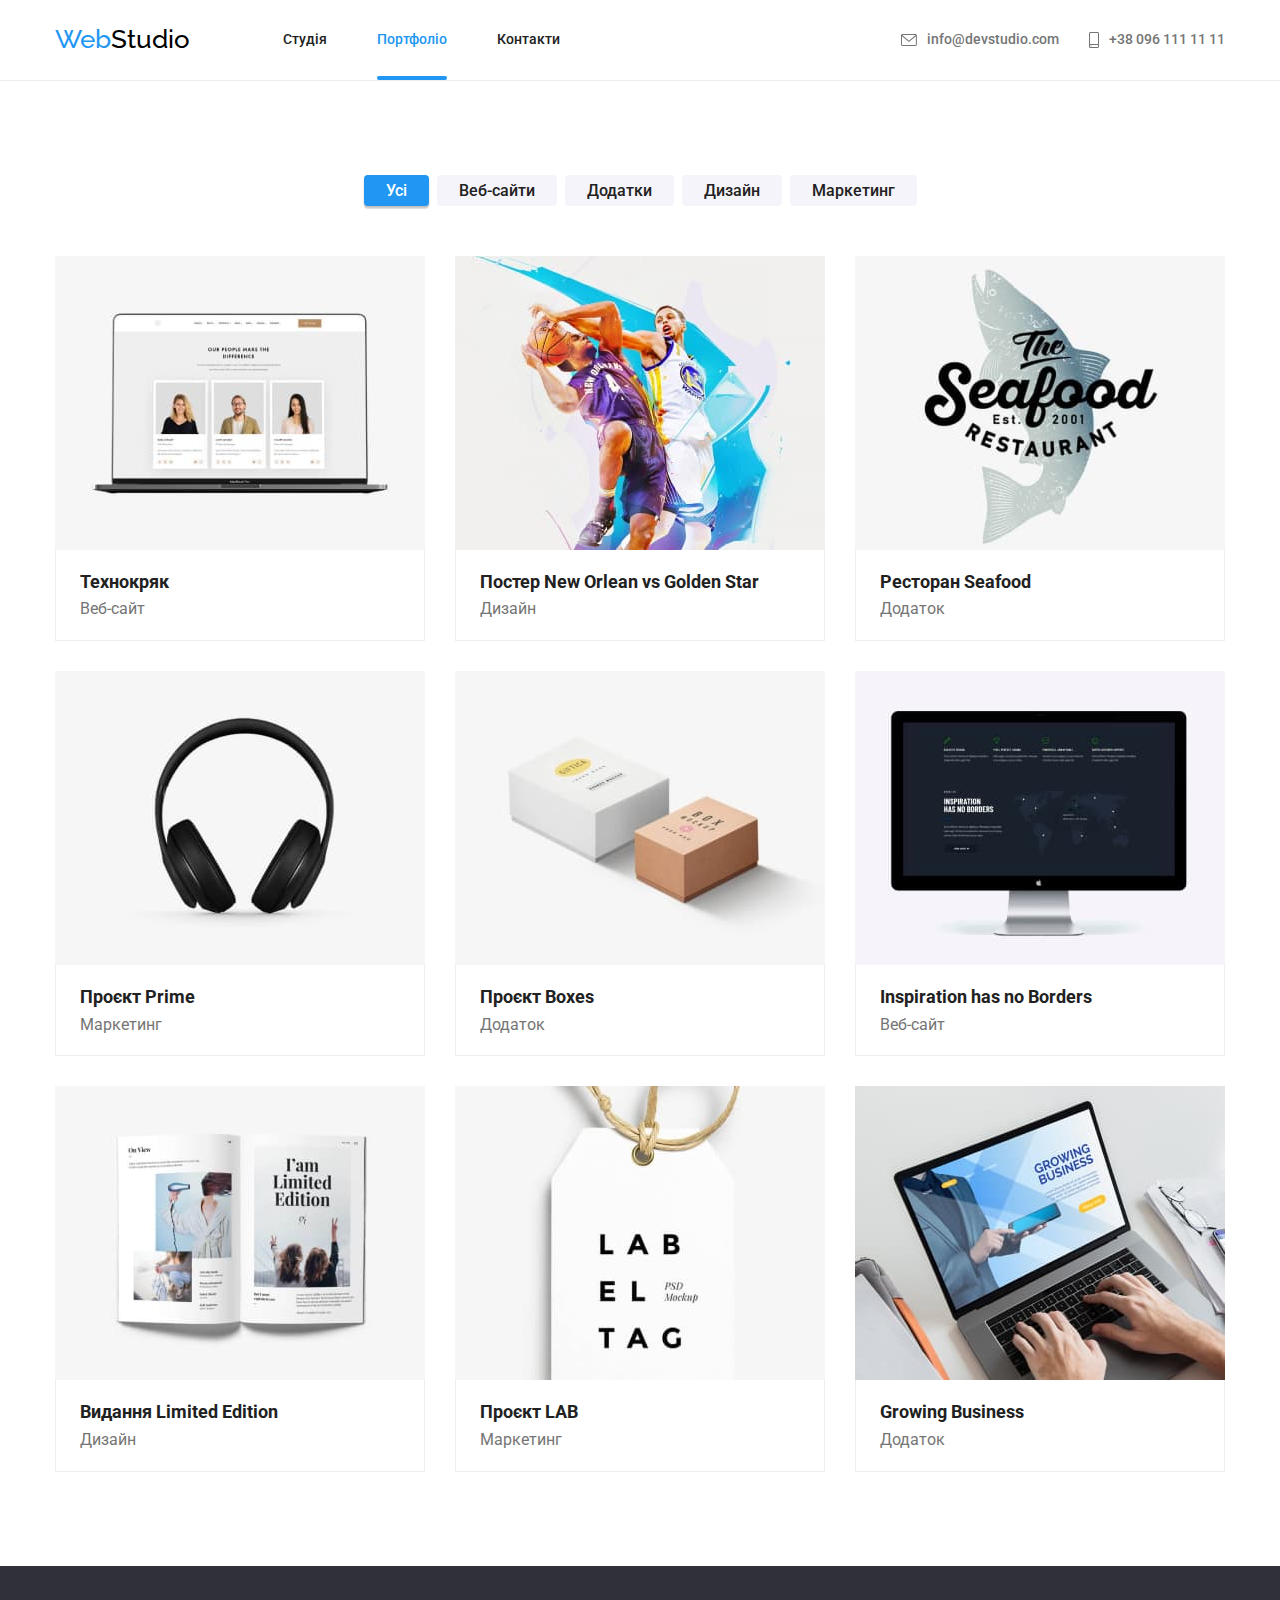
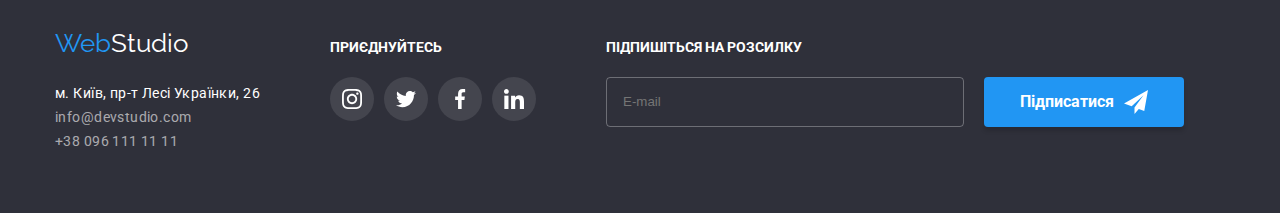
<file: css/portfolio.html>
<!DOCTYPE html>
<html lang="uk">
<head>
    <meta charset="UTF-8">
    <meta http-equiv="X-UA-Compatible" content="IE=edge">
    <meta name="viewport" content="width=device-width, initial-scale=1.0">
    <title>WebStudio</title>

    <link rel="preconnect" href="https://fonts.googleapis.com">
    <link rel="preconnect" href="https://fonts.gstatic.com" crossorigin>
    <link href="https://fonts.googleapis.com/css2?family=Raleway:wght@700&family=Roboto:wght@400;500;700;900&display=swap" rel="stylesheet">

    <link rel="stylesheet" href="./css/main.min.css">
</head>
<body>
    <header class="page-header">
        <div class="page-header__container container">
            <nav class="menu">
                <a href="index.html" class="logo link logo__header"><span>Web</span>Studio</a>
                <ul class="menu__list list">
                    <li class="menu__item"><a href="./index.html" class="menu__link link">Студія</a></li>
                    <li class="menu__item active"><a href="./portfolio.html" class="menu__link link">Портфоліо</a></li>
                    <li class="menu__item"><a href="" class="menu__link link">Контакти</a></li>
                </ul>
            </nav>

            <div class="header-contacts">
                <div>
                    <a class="email-header link contacts-header-link" href="mailto:info@devstudio.com">
                        <svg aria-label="Електронна пошта" width="16px" height="12px" class="contacts-img-header">
                            <use href="./images/icons.svg#icon-envelope"></use>
                        </svg>   
                        <p>info@devstudio.com</p>
                    </a>
                </div>
                <div>
                    <a class="phone-header link contacts-header-link" href="tel:+380961111111">
                        <svg aria-label="Телефон" width="10px" height="16px" class="contacts-img-header">
                            <use href="./images/icons.svg#icon-smartphone"></use>
                        </svg> 
                        <p>+38 096 111 11 11</p>
                    </a>                    
                </div>
            </div>
        </div>
    </header>

    <main>
        <div class="container">
            <section class="portfolio-filter">
                <ul class="list portfolio-filter__list">
                    <li class="list-item"><button type="button" class="portfolio-filter__btn btn active">Усі</button></li>
                    <li class="list-item"><button type="button" class="portfolio-filter__btn btn">Веб-сайти</button></li>
                    <li class="list-item"><button type="button" class="portfolio-filter__btn btn">Додатки</button></li>
                    <li class="list-item"><button type="button" class="portfolio-filter__btn btn">Дизайн</button></li>
                    <li class="list-item"><button type="button" class="portfolio-filter__btn btn">Маркетинг</button></li>
                </ul>
    
                <ul class="list portfolio-works">
                    <li class="portfolio-works__list-item work">
                        <div class="work__img-wrapper">
                            <img src="./images/portfolio/img-portfolio-1.jpg" width="370" height="294" alt="Технокряк">
                            <p class="overlay">Ресурс пропонує комплексні пропозиції з різним рівнем функціоналу та сервісів. Все це дозволить відвідувачу отримати вичерпні відомості про компанію чи приватну особу.</p>
                        </div>
                        <div class="description">
                            <p class="work__title">Технокряк</p>
                            <p class="work__description">Веб-сайт</p>
                        </div>
                    </li>
                    <li class="portfolio-works__list-item work">
                        <div class="work__img-wrapper">
                            <img src="./images/portfolio/img-portfolio-2.jpg" width="370" height="294" alt="Постер New Orlean vs Golden Star">
                            <p class="overlay">Ресурс пропонує комплексні пропозиції з різним рівнем функціоналу та сервісів. Все це дозволить відвідувачу отримати вичерпні відомості про компанію чи приватну особу.</p>
                        </div>
                        <div class="description">
                            <p class="work__title">Постер New Orlean vs Golden Star</p>
                            <p class="work__description">Дизайн</p>
                        </div>
                    </li>
                    <li class="portfolio-works__list-item work">
                        <div class="work__img-wrapper">
                            <img src="./images/portfolio/img-portfolio-3.jpg" width="370" height="294" alt="Ресторан Seafood">
                            <p class="overlay">Ресурс пропонує комплексні пропозиції з різним рівнем функціоналу та сервісів. Все це дозволить відвідувачу отримати вичерпні відомості про компанію чи приватну особу.</p>
                        </div>
                        <div class="description">
                            <p class="work__title">Ресторан Seafood</p>
                            <p class="work__description">Додаток</p>
                        </div>
                    </li>
                    <li class="portfolio-works__list-item work">
                        <div class="work__img-wrapper">
                            <img src="./images/portfolio/img-portfolio-4.jpg" width="370" height="294" alt="Проєкт Prime">
                            <p class="overlay">Ресурс пропонує комплексні пропозиції з різним рівнем функціоналу та сервісів. Все це дозволить відвідувачу отримати вичерпні відомості про компанію чи приватну особу.</p>
                        </div>
                        <div class="description">
                            <p class="work__title">Проєкт Prime</p>
                            <p class="work__description">Маркетинг</p>
                        </div>
                    </li>
                    <li class="portfolio-works__list-item work">
                        <div class="work__img-wrapper">
                            <img src="./images/portfolio/img-portfolio-5.jpg" width="370" height="294" alt="Проєкт Boxes">
                            <p class="overlay">Ресурс пропонує комплексні пропозиції з різним рівнем функціоналу та сервісів. Все це дозволить відвідувачу отримати вичерпні відомості про компанію чи приватну особу.</p>
                        </div>
                        <div class="description">
                            <p class="work__title">Проєкт Boxes</p>
                            <p class="work__description">Додаток</p>
                        </div>
                    </li>
                    <li class="portfolio-works__list-item work">
                        <div class="work__img-wrapper">
                            <img src="./images/portfolio/img-portfolio-6.jpg" width="370" height="294" alt="Inspiration has no Borders">
                            <p class="overlay">Ресурс пропонує комплексні пропозиції з різним рівнем функціоналу та сервісів. Все це дозволить відвідувачу отримати вичерпні відомості про компанію чи приватну особу.</p>
                        </div>
                        <div class="description">
                            <p class="work__title">Inspiration has no Borders</p>
                            <p class="work__description">Веб-сайт</p>
                        </div>
                    </li>
                    <li class="portfolio-works__list-item work">
                        <div class="work__img-wrapper">
                        <img src="./images/portfolio/img-portfolio-7.jpg" width="370" height="294" alt="Видання Limited Edition">
                            <p class="overlay">Ресурс пропонує комплексні пропозиції з різним рівнем функціоналу та сервісів. Все це дозволить відвідувачу отримати вичерпні відомості про компанію чи приватну особу.</p>
                        </div>
                        <div class="description">
                            <p class="work__title">Видання Limited Edition</p>
                            <p class="work__description">Дизайн</p>
                        </div>
                    </li>
                    <li class="portfolio-works__list-item work">
                        <div class="work__img-wrapper">
                            <img src="./images/portfolio/img-portfolio-8.jpg" width="370" height="294" alt="Проєкт LAB">
                            <p class="overlay">Ресурс пропонує комплексні пропозиції з різним рівнем функціоналу та сервісів. Все це дозволить відвідувачу отримати вичерпні відомості про компанію чи приватну особу.</p>
                        </div>
                        <div class="description">
                            <p class="work__title">Проєкт LAB</p>
                            <p class="work__description">Маркетинг</p>
                        </div>
                    </li>
                    <li class="portfolio-works__list-item work">
                        <div class="work__img-wrapper">
                            <img src="./images/portfolio/img-portfolio-9.jpg" width="370" height="294" alt="Growing Business">
                            <p class="overlay">Ресурс пропонує комплексні пропозиції з різним рівнем функціоналу та сервісів.</p>
                        </div>
                        <div class="description">
                            <p class="work__title">Growing Business</p>
                            <p class="work__description">Додаток</p>
                        </div>
                    </li>
                </ul>
            </section>
        </div>
    </main>

    <footer class="page-footer">
        <div class="page-footer__container container">
            <div>
                <a href="index.html" class="logo logo__footer link"><span>Web</span>Studio</a>
                <address>
                    <a class="page-footer__location link" href="https://goo.gl/maps/9Kb8LhqhDLUC4mhZ8" target="_blank">м. Київ, пр-т Лесі Українки, 26</a><br>
                    <a class='page-footer__email link' href="mailto:info@devstudio.com">info@devstudio.com</a><br>
                    <a class='page-footer__phone link' href="tel:+380961111111">+38 096 111 11 11</a>
                </address>
            </div>
            <div class="join">
                <p class="join__p">приєднуйтесь</p>
                <ul class="social-list-footer list">
                    <li class="social-list-footer__item link">
                        <svg lang='en' aria-label="instagram" class="social-list__icon">
                            <use href="./images/icons.svg#icon-instagram-2"></use>
                        </svg>
                    </li>
                    <li class="social-list-footer__item link">
                        <svg lang='en' aria-label="twitter" class="social-list__icon">
                            <use href="./images/icons.svg#icon-twitter-1"></use>
                        </svg>
                    </li>
                    <li class="social-list-footer__item link">
                        <svg lang='en' aria-label="facebook" class="social-list__icon">
                            <use href="./images/icons.svg#icon-facebook-1"></use>
                        </svg>
                    </li>
                    <li class="social-list-footer__item link">
                        <svg lang='en' aria-label="linkedin" class="social-list__icon">
                            <use href="./images/icons.svg#icon-linkedin-1"></use>
                        </svg>
                    </li>
                </ul>
            </div>
            <div class="subscribe">
                <p class="subscribe__p">Підпишіться на розсилку</p>
                <form class="subscribe__form">
                    <input type="email" name="subscribe-email" class="subscribe__email-input" placeholder="E-mail" required>
                    <button type="submit" class="subscribe__btn btn">
                        Підписатися
                        <svg class="subscribe__icon" width="24px" height="24px">
                            <use href="./images/icons.svg#icon-send"></use>
                        </svg>
                    </button>
                </form>
            </div>
        </div>
    </footer>
</body>
</html>
</file>
<file: css/main.min.css>
:root{--primary-font: "Roboto", sans-serif;--secondary-font: "Raleway", sans-serif;--main-color: #2196F3;--color-white: #ffffff;--text-main-color: #212121;--text-secondary-color: #757575;--transition-dur-and-func: 250ms cubic-bezier(0.4, 0, 0.2, 1)}h1,h2,h3,h4,h5,h6,p{margin-top:0;margin-bottom:0}ul,ol{margin-top:0;margin-bottom:0;padding-left:0}button{cursor:pointer}img{display:block}.list{list-style:none;font-family:var(--primary-font)}.link{text-decoration:none;font-family:var(--primary-font);cursor:pointer}*{box-sizing:border-box}body{font-family:var(--primary-font);color:var(--text-main-color);line-height:1.36;max-width:1600px;margin:0 auto;padding:0 auto}h2.title{font-weight:700;text-align:center;color:var(--text-main-color)}:hover,:focus{transition:border var(--transition-dur-and-func)}.container{width:100%;padding-left:15px;padding-right:15px}@media screen and (min-width: 480px){.container{width:480px;margin-left:auto;margin-right:auto}}@media screen and (min-width: 768px){.container{width:768px}}@media screen and (min-width: 1200px){.container{width:1200px}}.logo{font-family:var(--secondary-font);font-size:26px;color:#000}.logo span{color:var(--main-color)}.logo__footer{color:var(--color-white);margin-bottom:20px}.logo__footer span{color:var(--main-color)}.btn{border:none;background-color:var(--main-color);font-family:inherit;border-radius:4px;color:var(--color-white);cursor:pointer;padding:0}.mobile-menu{position:fixed;width:100%;height:100%;z-index:100;top:0;left:0;background-color:#fff;opacity:0;visibility:hidden;pointer-events:none;transition:opacity var(--transition-dur-and-func),visibility var(--transition-dur-and-func)}.mobile-menu.is-open{opacity:1;visibility:visible;pointer-events:auto}.mobile-menu__container{width:450px;height:100%;padding:48px;padding-left:40px;margin:0 auto;display:flex;flex-direction:column;justify-content:space-between;overflow:scroll}.mobile-menu__contacts{display:flex;flex-direction:column}.mobile-menu__phone{color:var(--main-color);font-size:34px;font-weight:500}.mobile-menu__email{margin:32px 0 64px;color:var(--text-secondary-color);font-size:24px;font-weight:500}.mobile-menu__social-list{display:flex}.mobile-menu__social-list-link{color:var(--main-color)}.mobile-menu__social-list-item:not(:last-child){border-right:1px solid rgba(33,33,33,.2);padding-right:10px;margin-right:10px}.mobile-menu__close-btn{position:absolute;width:40px;height:40px;top:10px;right:10px;display:flex;justify-content:center;align-items:center;background:rgba(0,0,0,0);border:0;z-index:150}.mobile-menu__close-icon{transition:fill var(--transition-dur-and-func);width:40px;height:40px}.mobile-menu__link{color:var(--text-main-color)}.active .mobile-menu__link{color:var(--main-color)}.mobile-menu__list-item:not(:last-child){margin-bottom:32px}.mobile-menu__list-item{font-size:40px;font-weight:500}.mobile-menu__close-btn:focus .mobile-menu__close-icon,.mobile-menu__close-btn:hover .mobile-menu__close-icon,.mobile-menu__btn:focus .mobile-menu__close-icon,.mobile-menu__btn:hover .mobile-menu__close-icon{fill:var(--main-color)}.mobile-menu__list-item:focus .mobile-menu__link,.mobile-menu__list-item:hover .mobile-menu__link{color:var(--main-color)}.social-list{display:flex;justify-content:center;gap:10px}.social-list__item{width:44px;height:44px;border-radius:50%;transition:background-color var(--transition-dur-and-func)}.social-list__item:hover,.social-list__item:focus{background-color:var(--main-color)}.social-list__icon{width:20px;height:20px;margin:12px;fill:#afb1b8;transition:fill var(--transition-dur-and-func)}.social-list__item:hover .social-list__icon,.social-list__item:focus .social-list__icon{fill:var(--color-white)}.btn-order{width:216px;height:50px;font-size:16px;font-weight:700;transition:box-shadow var(--transition-dur-and-func),background var(--transition-dur-and-func)}.btn-order:hover,.btn-order:focus{box-shadow:0px 4px 4px 0px rgba(0,0,0,.1490196078);background:#188ce8}.backdrop{position:fixed;width:100%;height:100%;top:0;left:0;background:rgba(0,0,0,.2);z-index:100;overflow:auto;opacity:1;visibility:visible;pointer-events:auto;transition:opacity var(--transition-dur-and-func)}.backdrop.is-hidden{opacity:0;visibility:hidden;pointer-events:none}.modal{position:absolute;background:var(--color-white);box-shadow:0px 1px 3px rgba(0,0,0,.12),0px 1px 1px rgba(0,0,0,.14),0px 2px 1px rgba(0,0,0,.2);border-radius:4px;top:50%;left:50%;transform:translate(-50%, -50%);padding:40px}.modal-close-btn{position:absolute;width:30px;height:30px;border-radius:50%;top:8px;right:8px;display:flex;justify-content:center;align-items:center;background:var(--color-white);border:1px solid rgba(0,0,0,.1)}.modal-close-icon{transition:fill var(--transition-dur-and-func)}.modal-close-btn:focus .modal-close-icon,.modal-close-btn:hover .modal-close-icon{fill:var(--main-color)}@media screen and (max-width: 767px){.modal{width:calc(100% - 30px);height:609px;margin-top:93px;margin-bottom:93px}}@media screen and (min-width: 768px){.modal{width:450px;max-height:100%}}@media screen and (min-width: 1200px){.modal{width:528px}}.modal-form{display:flex;flex-direction:column}.modal-form__title{font-size:20px;font-weight:700;text-align:center;margin-bottom:12px}.modal-form__field{margin-bottom:10px}.modal-form__input{width:100%;height:40px;border:1px solid rgba(33,33,33,.2);border-radius:4px;padding-left:42px}.modal-form__message{resize:none;width:100%;height:120px;border:1px solid rgba(33,33,33,.2);border-radius:4px;padding:12px 16px}.modal-form__message:focus{outline:none;border-color:var(--main-color)}.modal-form__icon-check{fill:none;border:1px solid #212121;border-radius:2px;margin-right:7px}.modal-form__checkbox{position:absolute;appearance:none}.modal-form__input-wrapper{position:relative}.modal-form__icon{position:absolute;top:50%;left:15px;transform:translateY(-50%)}.modal-form__input:focus+.modal-form__icon{fill:var(--main-color)}.modal-form__checkbox:focus+.modal-form__icon-check{outline:2px solid var(--main-color)}.modal-form__checkbox:checked+.modal-form__icon-check{fill:var(--color-white);border:none;background:var(--main-color);outline:none}.modal-form__field-description{font-size:12px;font-weight:400;color:var(--text-secondary-color);margin-bottom:4px}.modal-form__field-check{font-size:12px;margin-top:10px;margin-bottom:30px;display:flex;align-items:center;align-self:center}.modal-form__input:focus{outline:none;border-color:var(--main-color)}@media screen and (min-width: 1200px){.modal-form__field-check{font-size:14px}}.modal-form-button{font-size:16px;font-weight:700;color:var(--color-white);align-self:center;padding:10px 52px;background:var(--main-color);box-shadow:0px 4px 4px rgba(0,0,0,.15);transition:background var(--transition-dur-and-func)}.modal-form-button:hover,.modal-form-button:focus{background:#188ce8}.email-header,.phone-header{color:var(--text-secondary-color);transition:color var(--transition-dur-and-func)}.email-header:hover,.email-header:focus,.phone-header:hover,.phone-header:focus{color:var(--main-color)}.contacts-header-link{display:flex;align-items:center;gap:10px}.contacts-img-header{fill:var(--text-secondary-color);transition:fill var(--transition-dur-and-func)}.email-header:hover .contacts-img-header,.email-header:focus .contacts-img-header,.phone-header:hover .contacts-img-header,.phone-header:focus .contacts-img-header{fill:var(--main-color)}.header-contacts{display:flex;gap:30px}.page-header{padding-top:16px;padding-bottom:16px;font-size:14px;font-weight:500;border-bottom:1px solid #ececec}.page-header__container{display:flex;justify-content:space-between;align-items:center}.navigation{display:flex;align-items:center}.menu{display:flex;gap:50px}.menu__list{display:flex;gap:50px}.menu__link{color:var(--text-main-color);transition:color var(--transition-dur-and-func);position:relative;padding-top:32px;padding-bottom:32px}.menu__link:hover,.menu__link:focus{color:var(--main-color)}.menu__link::after,.menu__link::after{position:absolute;display:block;content:"";height:4px;width:100%;border-radius:2px;transition:background-color var(--transition-dur-and-func);bottom:-1px}.active .menu__link::after,.menu__link:hover::after,.menu__link:focus::after{background-color:var(--main-color)}@media screen and (max-width: 767px){.page-header{padding:10px}.menu{display:none}.header-contacts{display:none}.open-mobile-menu-btn{background-color:rgba(0,0,0,0);border:none;padding:0px;width:40px;height:40px}.open-mobile-menu-btn__icon{width:40px;height:40px}.logo{font-size:24px}}@media screen and (min-width: 768px){.navigation{display:flex;align-items:center;gap:88px;height:100%}.header-contacts{display:flex;flex-direction:column;gap:10px}.open-mobile-menu-btn{display:none}.active .link{color:var(--main-color)}}@media screen and (min-width: 1200px){.page-header{display:flex;height:80px}.header-contacts{flex-direction:row;gap:30px;align-items:center}.logo{font-size:26px}.navigation{gap:93px}}.page-footer{padding-top:60px;padding-bottom:60px;background:#2f303a}.page-footer__container{display:flex}.page-footer address{margin-top:20px}.page-footer__location{font-style:normal;font-size:14px;font-weight:400;line-height:24px;letter-spacing:.03em;color:var(--color-white);transition:color var(--transition-dur-and-func)}.page-footer__email,.page-footer__phone{font-style:normal;font-size:14px;font-weight:400;line-height:24px;letter-spacing:.03em;color:rgba(255,255,255,.6);transition:color var(--transition-dur-and-func)}.page-footer__location:focus,.page-footer__location:hover,.page-footer__email:hover,.page-footer__email:focus,.page-footer__phone:hover,.page-footer__phone:focus{color:var(--main-color)}.join__p{text-transform:uppercase;font-size:14px;font-weight:700;color:var(--color-white);margin-bottom:20px}.social-list-footer{display:flex;gap:10px}.social-list-footer__item{background:rgba(255,255,255,.1);width:44px;height:44px;border-radius:50%;transition:background-color var(--transition-dur-and-func)}.social-list-footer__item:hover,.social-list-footer__item:focus{background:var(--main-color)}.social-list-footer__item .social-list__icon{fill:var(--color-white)}.subscribe__p{font-size:14px;font-weight:700;text-transform:uppercase;color:var(--color-white);margin-bottom:20px}.subscribe__form{display:flex;flex-direction:column;gap:20px}.subscribe__email-input{height:50px;border:1px solid rgba(255,255,255,.3);border-radius:4px;background:inherit;padding-left:16px;color:var(--color-white);outline:none}.subscribe__email-input:focus{border:2px solid var(--main-color)}.subscribe__btn{font-size:16px;font-weight:700;display:flex;justify-content:center;align-items:center;gap:10px;width:200px;height:50px;box-shadow:0px 4px 4px rgba(0,0,0,.15);transition:background var(--transition-dur-and-func)}.subscribe__btn:hover,.subscribe__btn:focus{background:#188ce8}.subscribe__icon{fill:var(--color-white)}@media screen and (max-width: 767px){.page-footer__container{flex-direction:column;flex-wrap:wrap;align-items:center;text-align:center}.page-footer address{margin-bottom:60px}.social-list-footer{margin-bottom:60px}.subscribe{width:100%}.subscribe__btn{align-self:center}}@media screen and (min-width: 768px)and (max-width: 1199px){.page-footer__container{display:block}.page-footer__address-and-join{display:flex;justify-content:space-between}.page-footer__logo-and-address{text-align:center}.page-footer .join{display:flex;flex-direction:column;align-items:center}.subscribe{display:block;width:450px;margin:60px auto;text-align:center}.subscribe__btn{margin:0 auto}}@media screen and (min-width: 1200px){.page-footer__container{align-items:baseline;justify-content:space-between}.page-footer__address-and-join{display:flex;align-items:baseline;gap:70px}.subscribe__form{flex-direction:row;width:570px}.subscribe__email-input{width:100%}.subscribe__btn{padding:10px 28px}}.hero{background-color:#c4c4c4;background-size:cover;display:flex;flex-direction:column;justify-content:center;align-items:center}.hero__title{color:var(--color-white);text-align:center;text-transform:uppercase}@media screen and (max-width: 767px){.hero{background-image:linear-gradient(rgba(47, 48, 58, 0.4), rgba(47, 48, 58, 0.4)),url("../images/mobile/hero-bg-mobile.jpg");height:400px}}@media screen and (max-width: 767px)and (min-device-pixel-ratio: 2),screen and (max-width: 767px)and (min-resolution: 192dpi),screen and (max-width: 767px)and (min-resolution: 2dppx){.hero{background-image:linear-gradient(rgba(47, 48, 58, 0.4), rgba(47, 48, 58, 0.4)),url("../images/mobile/hero-bg-mobile@2x.jpg")}}@media screen and (max-width: 767px){.hero__title{font-size:26px;font-weight:900;line-height:42px;margin-bottom:30px}}@media screen and (max-width: 767px){.btn-order{width:200px}}@media screen and (min-width: 768px){.hero{background-image:linear-gradient(rgba(47, 48, 58, 0.4), rgba(47, 48, 58, 0.4)),url("../images/tablet/hero-bg-tablet.jpg");height:400px}}@media screen and (min-width: 768px)and (min-device-pixel-ratio: 2),screen and (min-width: 768px)and (min-resolution: 192dpi),screen and (min-width: 768px)and (min-resolution: 2dppx){.hero{background-image:linear-gradient(rgba(47, 48, 58, 0.4), rgba(47, 48, 58, 0.4)),url("../images/tablet/hero-bg-tablet@2x.jpg")}}@media screen and (min-width: 768px){.hero__title{font-size:26px;font-weight:900;line-height:42px;margin-bottom:30px}}@media screen and (min-width: 768px){.btn-order{width:200px}}@media screen and (min-width: 1200px){.hero{background-image:linear-gradient(rgba(47, 48, 58, 0.4), rgba(47, 48, 58, 0.4)),url("../images/desktop/hero-bg.jpg");height:600px}}@media screen and (min-width: 1200px)and (min-device-pixel-ratio: 2),screen and (min-width: 1200px)and (min-resolution: 192dpi),screen and (min-width: 1200px)and (min-resolution: 2dppx){.hero{background-image:linear-gradient(rgba(47, 48, 58, 0.4), rgba(47, 48, 58, 0.4)),url("../images/desktop/hero-bg@2x.jpg")}}@media screen and (min-width: 1200px){.hero__title{font-size:44px;font-weight:900;line-height:60px;margin-bottom:30px}}@media screen and (min-width: 1200px){.btn-order{width:216px}}.advantages__title{font-size:14px;font-weight:700;text-transform:uppercase;color:var(--text-main-color);margin-bottom:10px}.advantages__description{font-size:14px;font-weight:400;line-height:1.7;letter-spacing:.03em;color:var(--text-secondary-color)}.advantages__list{display:flex;gap:30px}.advantages__img{width:70px;height:70px}.advantages__box{background-color:#f5f4fa;margin-bottom:30px;border-radius:4px}@media screen and (max-width: 767px){.advantages{padding-top:60px;padding-bottom:60px;width:100%}.advantages__list{flex-direction:column}.advantages__title{text-align:center}.advantages__box{display:flex;justify-content:center}.advantages__img{margin-top:25px;margin-bottom:25px}}@media screen and (min-width: 768px){.advantages{padding-top:60px;padding-bottom:60px}.advantages__list{flex-wrap:wrap}.advantages__list .list-item{width:calc((100% - 30px)/2)}.advantages__img{margin:25px 142px}}@media screen and (min-width: 1200px){.advantages{padding-top:94px;padding-bottom:94px}.advantages__list{justify-content:space-between}.advantages__img{margin:20px 100px}.advantages__list .list-item{width:calc((100% - 90px)/4)}}@media screen and (max-width: 1199px){.what-we-doing{display:none}}@media screen and (min-width: 1200px){.what-we-doing{padding-bottom:94px}.what-we-doing__list{display:flex;gap:30px;justify-content:space-between}.what-we-doing__list-item{position:relative;width:calc((100% - 60px)/3)}.what-we-doing__img{width:100%;height:294px}.what-we-doing__description{position:absolute;font-size:14px;font-weight:700;text-align:center;text-transform:uppercase;color:var(--color-white);width:100%;padding-top:27px;padding-bottom:27px;background:rgba(47,48,58,.8);bottom:0px}}.our-team{background:#f5f4fa}.our-team__list .list-item{background:var(--color-white);box-shadow:0px 1px 3px rgba(0,0,0,.12),0px 1px 1px rgba(0,0,0,.14),0px 2px 1px rgba(0,0,0,.2);border-radius:0px 0px 4px 4px}.our-team__list{display:flex;gap:30px}h2.title{font-size:28px;margin-bottom:30px}.employer{padding-top:30px;padding-bottom:24px}.employer__name{font-size:16px;font-weight:500;text-align:center;letter-spacing:.03em;color:var(--text-main-color);margin-bottom:10px}.employer__description{font-size:16px;font-weight:400;text-align:center;letter-spacing:.03em;color:var(--text-secondary-color);margin-bottom:16px}.our-team{background:#f5f4fa;padding-top:60px;padding-bottom:60px}.employer-img{width:100%}@media screen and (max-width: 767px){.our-team__list{flex-direction:column}}@media screen and (min-width: 768px){.our-team__list .list-item{width:calc((100% - 30px)/2)}.our-team__list{flex-wrap:wrap}}@media screen and (min-width: 1200px){h2.title{font-size:36px;margin-bottom:50px}.our-team{background:#f5f4fa;padding-top:94px;padding-bottom:94px}.our-team__list .list-item{width:calc((100% - 90px)/4)}.our-team__list{justify-content:space-between}}.clients{padding-top:60px;padding-bottom:60px}.clients__list{display:flex;gap:30px}.clients__list-item{border:1px solid #afb1b8;border-radius:4px;transition:border-color var(--transition-dur-and-func)}.clients__list-item:hover,.clients__list-item:focus{border-color:var(--main-color)}.client-icon{width:106px;height:60px;fill:#afb1b8;transition:fill var(--transition-dur-and-func)}.clients__list-item:hover .client-icon,.clients__list-item:focus .client-icon{fill:var(--main-color)}@media screen and (max-width: 767px){.clients__list{flex-wrap:wrap}.clients__list-item{display:flex;justify-content:center;width:calc((100% - 30px)/2)}.client-icon{margin:16px}}@media screen and (min-width: 768px){.clients__list{flex-wrap:wrap}.clients__list-item{width:calc((100% - 60px)/3)}.client-icon{margin:16px 60px}}@media screen and (min-width: 1200px){.clients{padding-top:94px;padding-bottom:94px}.clients__list{justify-content:space-between}.clients__list-item{width:calc((100% - 150px)/6)}.client-icon{margin:16px 32px}}.portfolio-filter{padding:60px 0}.portfolio-filter__list{display:flex;justify-content:center;gap:8px}.portfolio-filter__btn{background:#f5f4fa;font-size:16px;font-weight:500;color:var(--text-main-color);padding:6px 22px;transition:color var(--transition-dur-and-func),background var(--transition-dur-and-func)}.portfolio-filter__list .active,.portfolio-filter__btn:hover,.portfolio-filter__btn:focus{font-size:16px;font-weight:500;text-align:center;color:var(--color-white);background:var(--main-color);padding-left:25px;padding-right:25px;box-shadow:0px 3px 1px rgba(0,0,0,.1),0px 1px 2px rgba(0,0,0,.08),0px 2px 2px rgba(0,0,0,.12)}.work__title{font-size:18px;font-weight:700;color:var(--text-main-color);margin-bottom:4px;margin-left:24px}.work__description{font-size:16px;font-weight:400;color:var(--text-secondary-color);margin-bottom:20px;margin-left:24px}.work__img-wrapper{position:relative;overflow:hidden}.work__img{max-width:100%}.portfolio-works{display:flex;justify-content:space-between;flex-wrap:wrap;gap:30px}.portfolio-works__list-item{transition:box-shadow var(--transition-dur-and-func)}.portfolio-works__list-item:hover{box-shadow:0px 1px 1px rgba(0,0,0,.12),0px 4px 4px rgba(0,0,0,.06),1px 4px 6px rgba(0,0,0,.16);cursor:pointer}.portfolio-works .description{padding-top:20px;border-left:1px solid #eee;border-right:1px solid #eee;border-bottom:1px solid #eee}.overlay{font-size:18px;font-weight:400;line-height:1.55;color:var(--color-white);background:rgba(33,150,243,.9);position:absolute;top:0;left:0;width:100%;height:100%;box-sizing:border-box;padding:24px;overflow:auto;display:flex;align-items:center;transform:translateY(101%);transition:transform var(--transition-dur-and-func)}.portfolio-works__list-item:hover .overlay,.portfolio-works__list-item:focus .overlay{transform:translateY(0%)}@media screen and (max-width: 767px){.portfolio-works__list-item{width:100%}.work__img{margin:0 auto}.portfolio-filter__list{width:100%;display:flex;column-gap:15px;flex-wrap:wrap;justify-content:flex-start;margin-bottom:40px}}@media screen and (min-width: 768px){.portfolio-works__list-item{width:calc((100% - 30px)/2)}.portfolio-filter__list{margin-bottom:30px}.work__description{margin-bottom:56px}}@media screen and (min-width: 1200px){.portfolio-works__list-item{width:calc((100% - 60px)/3)}.portfolio-filter__list{margin-bottom:50px}}/*# sourceMappingURL=main.min.css.map */
</file>
<file: css/css/main.min.css>
:root{--primary-font: "Roboto", sans-serif;--secondary-font: "Raleway", sans-serif;--main-color: #2196F3;--color-white: #ffffff;--text-main-color: #212121;--text-secondary-color: #757575;--transition-dur-and-func: 250ms cubic-bezier(0.4, 0, 0.2, 1)}h1,h2,h3,h4,h5,h6,p{margin-top:0;margin-bottom:0}ul,ol{margin-top:0;margin-bottom:0;padding-left:0}button{cursor:pointer}img{display:block}.list{list-style:none;font-family:var(--primary-font)}.link{text-decoration:none;font-family:var(--primary-font);cursor:pointer}*{box-sizing:border-box}body{font-family:"Roboto",sans-serif;color:var(--text-main-color);line-height:1.36;max-width:1600px;margin:0 auto;padding:0 auto}h2.title{font-size:36px;text-align:center;color:var(--text-main-color);margin-bottom:50px}:hover,:focus{transition:border var(--transition-dur-and-func)}.container{width:1200px;margin-left:auto;margin-right:auto;padding-left:15px;padding-right:15px}.logo{font-family:"Raleway",sans-serif;font-size:26px;color:#000}.logo span{color:var(--main-color)}.logo__header{margin-right:93px}.logo__footer{color:var(--color-white);margin-bottom:20px}.logo__footer span{color:var(--main-color)}.btn{border:none;background-color:var(--main-color);font-family:inherit;border-radius:4px;color:var(--color-white);cursor:pointer;padding:0}.social-list{display:flex;justify-content:center;gap:10px}.social-list__item{width:44px;height:44px;border-radius:50%;transition:background-color var(--transition-dur-and-func)}.social-list__item:hover,.social-list__item:focus{background-color:var(--main-color)}.social-list__icon{width:20px;height:20px;margin:12px;fill:#afb1b8;transition:fill var(--transition-dur-and-func)}.social-list__item:hover .social-list__icon,.social-list__item:focus .social-list__icon{fill:var(--color-white)}.btn-order{width:216px;height:50px;font-size:16px;font-weight:500;transition:box-shadow var(--transition-dur-and-func),background var(--transition-dur-and-func)}.btn-order:hover,.btn-order:focus{box-shadow:0px 4px 4px 0px rgba(0,0,0,.1490196078);background:#188ce8}.backdrop{position:fixed;width:100%;height:100%;top:0;left:0;background:rgba(0,0,0,.2);z-index:100;opacity:1;visibility:visible;pointer-events:auto;transition:opacity var(--transition-dur-and-func)}.backdrop.is-hidden{opacity:0;visibility:hidden;pointer-events:none}.modal{position:absolute;width:528px;height:581px;background:var(--color-white);box-shadow:0px 1px 3px rgba(0,0,0,.12),0px 1px 1px rgba(0,0,0,.14),0px 2px 1px rgba(0,0,0,.2);border-radius:4px;top:50%;left:50%;transform:translate(-50%, -50%);padding:40px}.modal-close-btn{position:absolute;width:30px;height:30px;border-radius:50%;top:8px;right:8px;display:flex;justify-content:center;align-items:center;background:var(--color-white);border:1px solid rgba(0,0,0,.1)}.modal-close-icon{transition:fill var(--transition-dur-and-func)}.modal-close-btn:focus .modal-close-icon,.modal-close-btn:hover .modal-close-icon{fill:var(--main-color)}.modal-form{display:flex;flex-direction:column}.modal-form__title{font-weight:700;font-size:20px;text-align:center;margin-bottom:12px}.modal-form__field{margin-bottom:10px}.modal-form__input{width:100%;height:40px;border:1px solid rgba(33,33,33,.2);border-radius:4px;padding-left:42px}.modal-form__message{resize:none;width:100%;height:120px;border:1px solid rgba(33,33,33,.2);border-radius:4px;padding:12px 16px}.modal-form__message:focus{outline:none;border-color:var(--main-color)}.modal-form__icon-check{fill:none;border:1px solid #212121;border-radius:2px;margin-right:7px}.modal-form__checkbox{position:absolute;appearance:none}.modal-form__input-wrapper{position:relative}.modal-form__icon{position:absolute;top:50%;left:15px;transform:translateY(-50%)}.modal-form__input:focus+.modal-form__icon{fill:var(--main-color)}.modal-form__checkbox:focus+.modal-form__icon-check{outline:2px solid var(--main-color)}.modal-form__checkbox:checked+.modal-form__icon-check{fill:var(--color-white);border:none;background:var(--main-color);outline:none}.modal-form__field-description{font-weight:400;font-size:12px;color:var(--text-secondary-color);margin-bottom:4px}.modal-form__field-check{margin-bottom:30px;display:flex;align-items:center;align-self:center}.modal-form__input:focus{outline:none;border-color:var(--main-color)}.modal-form-button{font-weight:700;font-size:16px;color:var(--color-white);align-self:center;padding:10px 52px;background:var(--main-color);box-shadow:0px 4px 4px rgba(0,0,0,.15);transition:background var(--transition-dur-and-func)}.modal-form-button:hover,.modal-form-button:focus{background:#188ce8}.email-header,.phone-header{color:var(--text-secondary-color);transition:color var(--transition-dur-and-func)}.email-header:hover,.email-header:focus,.phone-header:hover,.phone-header:focus{color:var(--main-color)}.contacts-header-link{display:flex;align-items:center;gap:10px}.contacts-img-header{fill:var(--text-secondary-color);transition:fill var(--transition-dur-and-func)}.email-header:hover .contacts-img-header,.email-header:focus .contacts-img-header,.phone-header:hover .contacts-img-header,.phone-header:focus .contacts-img-header{fill:var(--main-color)}.header-contacts{display:flex;gap:30px}.page-header{font-size:14px;font-weight:500;border-bottom:1px solid #ececec}.page-header__container{height:80px;display:flex;justify-content:space-between;align-items:center}.menu{display:flex;justify-content:space-between;align-items:center;height:100%}.menu__list{display:flex;gap:50px}.menu__link{color:var(--text-main-color);transition:color var(--transition-dur-and-func);position:relative;padding-top:32px;padding-bottom:32px}.menu__link:hover,.menu__link:focus{color:var(--main-color)}.menu__link::after,.menu__link::after{position:absolute;display:block;content:"";height:4px;width:100%;border-radius:2px;transition:background-color var(--transition-dur-and-func);bottom:-1px}.active .menu__link::after,.menu__link:hover::after,.menu__link:focus::after{background-color:var(--main-color)}.active .link{color:var(--main-color)}.page-footer{padding-top:60px;padding-bottom:60px;background:#2f303a}.page-footer__container{display:flex;align-items:baseline;gap:70px}.page-footer address{margin-top:20px}.page-footer__location{font-style:normal;font-weight:400;font-size:14px;line-height:24px;letter-spacing:.03em;color:var(--color-white);transition:color var(--transition-dur-and-func)}.page-footer__email,.page-footer__phone{font-style:normal;font-weight:400;font-size:14px;line-height:24px;letter-spacing:.03em;color:rgba(255,255,255,.6);transition:color var(--transition-dur-and-func)}.page-footer__location:focus,.page-footer__location:hover,.page-footer__email:hover,.page-footer__email:focus,.page-footer__phone:hover,.page-footer__phone:focus{color:var(--main-color)}.join__p{text-transform:uppercase;font-size:14px;font-weight:700;color:var(--color-white);margin-bottom:20px}.social-list-footer{display:flex;gap:10px}.social-list-footer__item{background:rgba(255,255,255,.1);width:44px;height:44px;border-radius:50%;transition:background-color var(--transition-dur-and-func)}.social-list-footer__item:hover,.social-list-footer__item:focus{background:var(--main-color)}.social-list-footer__item .social-list__icon{fill:var(--color-white)}.subscribe__p{font-weight:700;font-size:14px;text-transform:uppercase;color:var(--color-white);margin-bottom:20px}.subscribe__form{display:flex;gap:20px}.subscribe__email-input{width:358px;height:50px;border:1px solid rgba(255,255,255,.3);border-radius:4px;background:inherit;padding-left:16px;color:var(--color-white);outline:none}.subscribe__email-input:focus{border:2px solid var(--main-color)}.subscribe__btn{font-weight:700;font-size:16px;display:flex;justify-content:center;align-items:center;gap:10px;width:200px;height:50px;box-shadow:0px 4px 4px rgba(0,0,0,.15);transition:background var(--transition-dur-and-func)}.subscribe__btn:hover,.subscribe__btn:focus{background:#188ce8}.subscribe__icon{fill:var(--color-white)}.hero{background-color:#c4c4c4;background-image:linear-gradient(rgba(47, 48, 58, 0.4), rgba(47, 48, 58, 0.4)),url(../images/hero-bg.jpg);background-size:cover;height:600px;display:flex;flex-direction:column;justify-content:center;align-items:center}.hero__title{color:var(--color-white);text-align:center;font-size:44px;font-weight:900;height:120px;line-height:60px;margin-bottom:30px;text-transform:uppercase}.advantages{padding-top:94px;padding-bottom:94px}.advantages__title{font-weight:700;font-size:14px;text-transform:uppercase;color:var(--text-main-color);margin-bottom:10px}.advantages__description{font-weight:400;font-size:14px;line-height:1.7;letter-spacing:.03em;color:var(--text-secondary-color)}.advantages__list{display:flex;justify-content:space-between}.advantages__box{background-color:#f5f4fa;width:270px;height:120px;margin-bottom:30px;border-radius:4px}.advantages__img{width:70px;height:70px;margin:20px 100px}.advantages__list .list-item{width:calc((100% - 90px)/4)}.what-we-doing{padding-bottom:94px}.what-we-doing__list{display:flex;gap:30px;justify-content:space-between}.what-we-doing__list-item{position:relative;width:calc((100% - 60px)/3)}.what-we-doing__img{width:100%;height:294px}.what-we-doing__description{position:absolute;font-weight:700;font-size:14px;text-align:center;text-transform:uppercase;color:var(--color-white);width:100%;padding-top:27px;padding-bottom:27px;background:rgba(47,48,58,.8);bottom:0px}.our-team{background:#f5f4fa;padding-top:94px;padding-bottom:94px}.our-team__list .list-item{width:calc((100% - 90px)/4);background:var(--color-white);box-shadow:0px 1px 3px rgba(0,0,0,.12),0px 1px 1px rgba(0,0,0,.14),0px 2px 1px rgba(0,0,0,.2);border-radius:0px 0px 4px 4px}.our-team__list{display:flex;justify-content:space-between}.employer{padding-top:30px;padding-bottom:30px}.employer__name{font-weight:500;font-size:16px;text-align:center;letter-spacing:.03em;color:var(--text-main-color);margin-bottom:10px}.employer__description{font-weight:400;font-size:16px;text-align:center;letter-spacing:.03em;color:var(--text-secondary-color);margin-bottom:16px}.clients{padding-top:94px;padding-bottom:94px}.clients__list{display:flex;justify-content:space-between;gap:30px}.clients__list-item{width:170px;border:1px solid #afb1b8;border-radius:4px;transition:border-color var(--transition-dur-and-func)}.clients__list-item:hover,.clients__list-item:focus{border-color:var(--main-color)}.client-icon{width:106px;height:60px;fill:#afb1b8;margin:16px 32px;transition:fill var(--transition-dur-and-func)}.clients__list-item:hover .client-icon,.clients__list-item:focus .client-icon{fill:var(--main-color)}.portfolio-filter{padding:94px 0}.portfolio-filter__list{margin-bottom:50px;display:flex;justify-content:center;gap:8px}.portfolio-filter__btn{background:#f5f4fa;font-weight:500;font-size:16px;color:var(--text-main-color);padding:6px 22px;transition:color var(--transition-dur-and-func),background var(--transition-dur-and-func)}.portfolio-filter__list .active,.portfolio-filter__btn:hover,.portfolio-filter__btn:focus{font-weight:500;font-size:16px;text-align:center;color:var(--color-white);background:var(--main-color);box-shadow:0px 3px 1px rgba(0,0,0,.1),0px 1px 2px rgba(0,0,0,.08),0px 2px 2px rgba(0,0,0,.12)}.work__title{font-weight:700;font-size:18px;color:var(--text-main-color);margin-bottom:4px;margin-left:24px}.work__description{font-weight:400;font-size:16px;color:var(--text-secondary-color);margin-bottom:20px;margin-left:24px}.work__img-wrapper{position:relative;overflow:hidden}.portfolio-works{display:flex;justify-content:space-between;flex-wrap:wrap;gap:30px}.portfolio-works__list-item{width:calc((100% - 60px)/3);transition:box-shadow var(--transition-dur-and-func)}.portfolio-works__list-item:hover{box-shadow:0px 1px 1px rgba(0,0,0,.12),0px 4px 4px rgba(0,0,0,.06),1px 4px 6px rgba(0,0,0,.16);cursor:pointer}.portfolio-works .description{padding-top:20px;border-left:1px solid #eee;border-right:1px solid #eee;border-bottom:1px solid #eee}.overlay{font-weight:400;font-size:18px;line-height:1.55;color:var(--color-white);background:rgba(33,150,243,.9);position:absolute;top:0;left:0;width:100%;height:100%;box-sizing:border-box;padding:24px;overflow:auto;display:flex;align-items:center;transform:translateY(100%);transition:transform var(--transition-dur-and-func)}.portfolio-works__list-item:hover .overlay,.portfolio-works__list-item:focus .overlay{transform:translateY(0%)}/*# sourceMappingURL=main.min.css.map */
</file>
